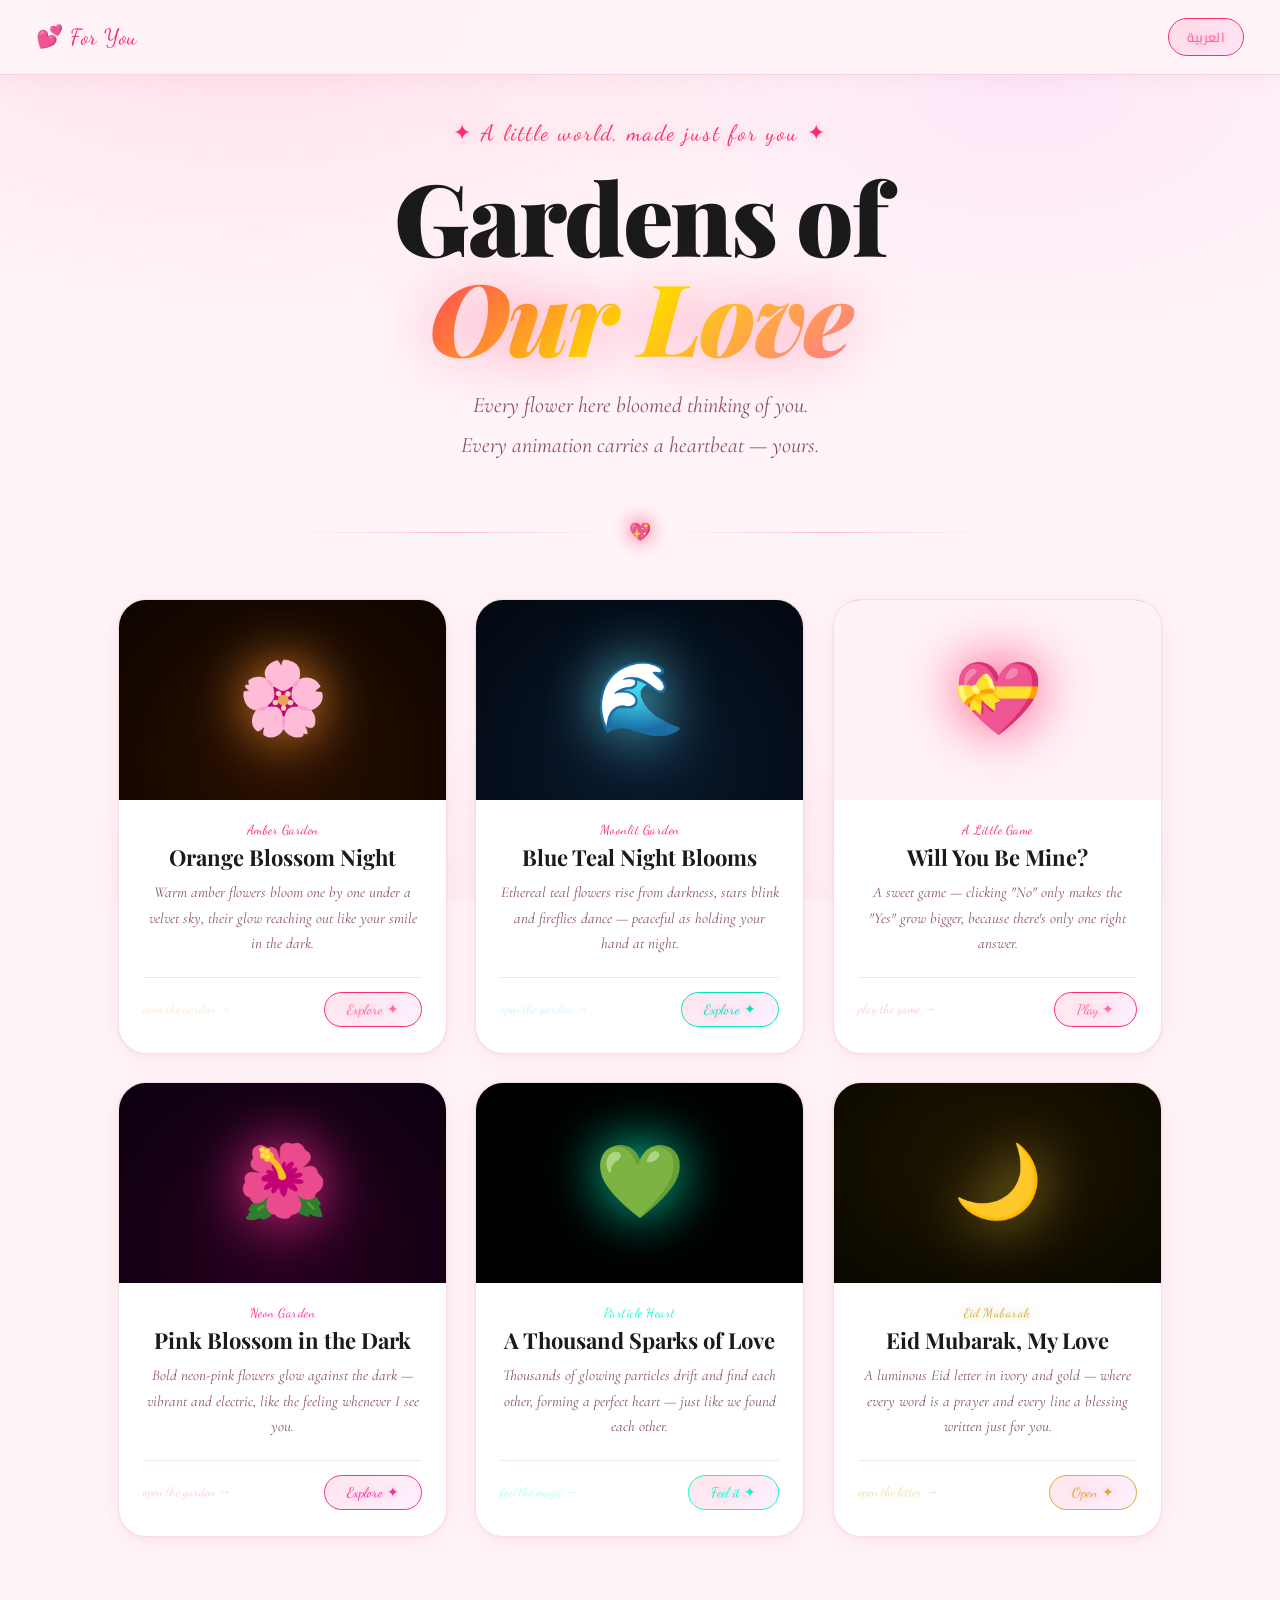
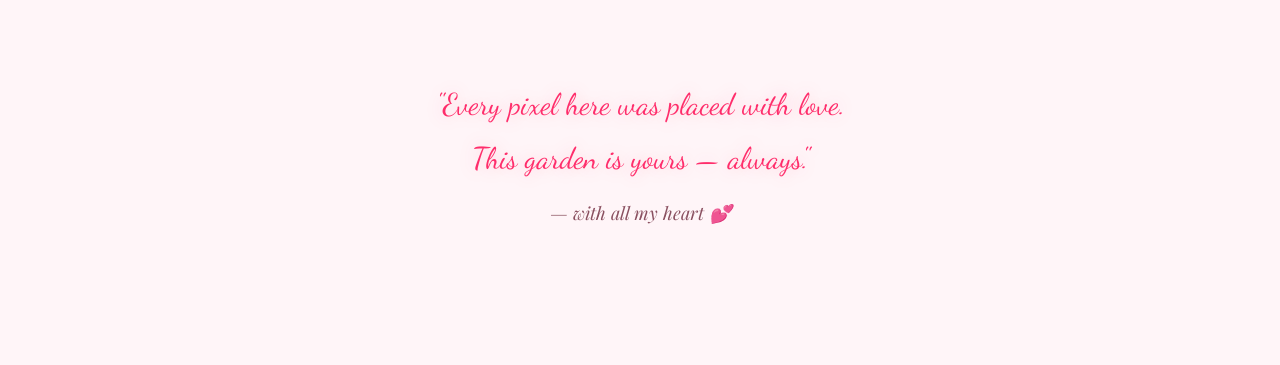
<file: index.html>
<!DOCTYPE html>
<html lang="en">
<head>
  <meta charset="UTF-8"/>
  <meta name="viewport" content="width=device-width, initial-scale=1.0"/>
  <title>For You, My Love 💕</title>
  <link href="https://fonts.googleapis.com/css2?family=Cairo:wght@300;400;500;600;700&family=Playfair+Display:ital,wght@0,400;0,700;0,900;1,400;1,700&family=Cormorant+Garamond:ital,wght@0,300;0,400;1,300;1,400&family=Dancing+Script:wght@500;700&family=Inter:wght@300;400;500&display=swap" rel="stylesheet"/>
  <!-- Styles -->
  <link rel="stylesheet" href="css/main.css"/>
  <link rel="stylesheet" href="css/orange.css"/>
  <link rel="stylesheet" href="css/blue.css"/>
  <link rel="stylesheet" href="css/valentine.css"/>
  <link rel="stylesheet" href="css/pink.css"/>
  <link rel="stylesheet" href="css/heart.css"/>
  <link rel="stylesheet" href="css/eid.css"/>
</head>
<body>

<!-- Floating hearts canvas -->
<canvas id="heartsCanvas"></canvas>

<!-- ═══ NAV ═══ -->
<nav>
  <span class="nav-logo" onclick="goHome()" data-i18n="nav.logo">💕 For You</span>
  <button class="nav-back" id="navBack" onclick="goHome()" data-i18n="nav.back">← back to our garden</button>
  <span class="nav-title" id="navTitle"></span>
  <button class="lang-btn" id="langBtn" onclick="toggleLang()" data-i18n="nav.lang">العربية</button>
</nav>

<!-- ════════════════════════════
     HOME
════════════════════════════ -->
<div class="page active" id="page-home">
  <section class="hero">
    <!-- petal rain -->
    <div class="hero-petals" id="heroPetals"></div>

    <div class="eyebrow" data-i18n="hero.eyebrow">✦ A little world, made just for you ✦</div>

    <h1>
      <span class="line1" data-i18n="hero.line1">Gardens of</span>
      <span class="line2" data-i18n="hero.line2">Our Love</span>
    </h1>

    <p class="hero-sub" data-i18n-html="hero.sub">
      Every flower here bloomed thinking of you.<br/>
      Every animation carries a heartbeat — yours.
    </p>

    <div class="divider">
      <div class="divider-line"></div>
      <span class="divider-heart">💖</span>
      <div class="divider-line"></div>
    </div>

    <!-- Cards are injected here by js/card-loader.js -->
    <div class="projects-grid"></div>

    <div class="love-note">
      <p data-i18n-html="lovenote.p">"Every pixel here was placed with love.<br/>This garden is yours — always."</p>
      <span class="sig" data-i18n="lovenote.sig">— with all my heart 💕</span>
    </div>

  </section>
</div>

<!-- ════════════════════════════
     ORANGE GARDEN
════════════════════════════ -->
<div class="page" id="page-orange">
  <div class="proj-wrap">
    <div class="scene">
      <svg style="width:100%;height:100%" viewBox="0 0 800 500" xmlns="http://www.w3.org/2000/svg">
        <defs>
          <radialGradient id="opg"  cx="50%" cy="60%" r="60%"><stop offset="0%" stop-color="#ffaa00"/><stop offset="100%" stop-color="#cc5500"/></radialGradient>
          <radialGradient id="opg2" cx="50%" cy="60%" r="60%"><stop offset="0%" stop-color="#ffbb22"/><stop offset="100%" stop-color="#dd6600"/></radialGradient>
          <radialGradient id="ocg"  cx="50%" cy="40%" r="60%"><stop offset="0%" stop-color="#ffffcc"/><stop offset="60%" stop-color="#ffee88"/><stop offset="100%" stop-color="#ffcc00"/></radialGradient>
          <radialGradient id="ohalo" cx="50%" cy="50%" r="50%"><stop offset="0%" stop-color="#ffffaa" stop-opacity="0.8"/><stop offset="100%" stop-color="#ffaa00" stop-opacity="0"/></radialGradient>
          <radialGradient id="olg"  cx="50%" cy="30%" r="70%"><stop offset="0%" stop-color="#995500"/><stop offset="100%" stop-color="#552200"/></radialGradient>
          <filter id="osg"><feGaussianBlur stdDeviation="4" result="b"/><feMerge><feMergeNode in="b"/><feMergeNode in="SourceGraphic"/></feMerge></filter>
        </defs>
        <circle cx="100" cy="40" r="1" fill="#fff" opacity="0.4"/><circle cx="200" cy="80" r="1.5" fill="#fff" opacity="0.3"/><circle cx="320" cy="30" r="1" fill="#fff" opacity="0.5"/><circle cx="450" cy="60" r="1" fill="#fff" opacity="0.3"/><circle cx="580" cy="25" r="1.5" fill="#fff" opacity="0.4"/><circle cx="680" cy="70" r="1" fill="#fff" opacity="0.3"/><circle cx="750" cy="45" r="1" fill="#fff" opacity="0.5"/>
        <ellipse cx="400" cy="510" rx="420" ry="30" fill="#1a0800" opacity="0.8"/>
        <g class="flower-group sway"  id="of1" style="transform-origin:130px 500px"><rect x="127" y="310" width="6" height="190" rx="3" fill="#6b3300"/><ellipse cx="118" cy="380" rx="20" ry="8" fill="url(#olg)" transform="rotate(-30,118,380)"/><ellipse cx="142" cy="350" rx="20" ry="8" fill="url(#olg)" transform="rotate(30,142,350)"/><g class="petal" style="transform-origin:130px 310px"><ellipse cx="130" cy="282" rx="13" ry="22" fill="url(#opg)" opacity="0.9"/><ellipse cx="130" cy="282" rx="13" ry="22" fill="url(#opg)" opacity="0.9" transform="rotate(45,130,310)"/><ellipse cx="130" cy="282" rx="13" ry="22" fill="url(#opg)" opacity="0.9" transform="rotate(90,130,310)"/><ellipse cx="130" cy="282" rx="13" ry="22" fill="url(#opg)" opacity="0.9" transform="rotate(135,130,310)"/><ellipse cx="130" cy="282" rx="13" ry="22" fill="url(#opg)" opacity="0.9" transform="rotate(180,130,310)"/><ellipse cx="130" cy="282" rx="13" ry="22" fill="url(#opg)" opacity="0.9" transform="rotate(225,130,310)"/><ellipse cx="130" cy="282" rx="13" ry="22" fill="url(#opg)" opacity="0.9" transform="rotate(270,130,310)"/><ellipse cx="130" cy="282" rx="13" ry="22" fill="url(#opg)" opacity="0.9" transform="rotate(315,130,310)"/></g><circle cx="130" cy="310" r="16" fill="url(#ocg)" filter="url(#osg)"/><circle class="gc" cx="130" cy="310" r="10" fill="#ffffcc" opacity="0.9"/><circle cx="130" cy="310" r="30" fill="url(#ohalo)" opacity="0.5"/></g>
        <g class="flower-group sway2" id="of2" style="transform-origin:215px 500px"><rect x="212" y="330" width="6" height="170" rx="3" fill="#6b3300"/><ellipse cx="203" cy="400" rx="18" ry="7" fill="url(#olg)" transform="rotate(-30,203,400)"/><ellipse cx="227" cy="370" rx="18" ry="7" fill="url(#olg)" transform="rotate(30,227,370)"/><g class="petal" style="transform-origin:215px 330px"><ellipse cx="215" cy="304" rx="12" ry="20" fill="url(#opg)" opacity="0.9"/><ellipse cx="215" cy="304" rx="12" ry="20" fill="url(#opg)" opacity="0.9" transform="rotate(45,215,330)"/><ellipse cx="215" cy="304" rx="12" ry="20" fill="url(#opg)" opacity="0.9" transform="rotate(90,215,330)"/><ellipse cx="215" cy="304" rx="12" ry="20" fill="url(#opg)" opacity="0.9" transform="rotate(135,215,330)"/><ellipse cx="215" cy="304" rx="12" ry="20" fill="url(#opg)" opacity="0.9" transform="rotate(180,215,330)"/><ellipse cx="215" cy="304" rx="12" ry="20" fill="url(#opg)" opacity="0.9" transform="rotate(225,215,330)"/><ellipse cx="215" cy="304" rx="12" ry="20" fill="url(#opg)" opacity="0.9" transform="rotate(270,215,330)"/><ellipse cx="215" cy="304" rx="12" ry="20" fill="url(#opg)" opacity="0.9" transform="rotate(315,215,330)"/></g><circle cx="215" cy="330" r="14" fill="url(#ocg)" filter="url(#osg)"/><circle class="gc" cx="215" cy="330" r="9" fill="#ffffcc" opacity="0.9"/><circle cx="215" cy="330" r="28" fill="url(#ohalo)" opacity="0.5"/></g>
        <g class="flower-group main-bloomed" id="of3" style="transform-origin:370px 500px"><rect x="364" y="280" width="12" height="220" rx="5" fill="#7a3a00"/><ellipse cx="348" cy="370" rx="35" ry="12" fill="url(#olg)" transform="rotate(-25,348,370)"/><ellipse cx="396" cy="340" rx="35" ry="12" fill="url(#olg)" transform="rotate(25,396,340)"/><ellipse cx="348" cy="420" rx="28" ry="10" fill="url(#olg)" transform="rotate(-20,348,420)"/><g class="petal" style="transform-origin:370px 280px"><ellipse cx="370" cy="238" rx="24" ry="38" fill="url(#opg2)" opacity="0.95"/><ellipse cx="370" cy="238" rx="24" ry="38" fill="url(#opg2)" opacity="0.95" transform="rotate(45,370,280)"/><ellipse cx="370" cy="238" rx="24" ry="38" fill="url(#opg2)" opacity="0.95" transform="rotate(90,370,280)"/><ellipse cx="370" cy="238" rx="24" ry="38" fill="url(#opg2)" opacity="0.95" transform="rotate(135,370,280)"/><ellipse cx="370" cy="238" rx="24" ry="38" fill="url(#opg2)" opacity="0.95" transform="rotate(180,370,280)"/><ellipse cx="370" cy="238" rx="24" ry="38" fill="url(#opg2)" opacity="0.95" transform="rotate(225,370,280)"/><ellipse cx="370" cy="238" rx="24" ry="38" fill="url(#opg2)" opacity="0.95" transform="rotate(270,370,280)"/><ellipse cx="370" cy="238" rx="24" ry="38" fill="url(#opg2)" opacity="0.95" transform="rotate(315,370,280)"/></g><circle cx="370" cy="280" r="30" fill="url(#ocg)" filter="url(#osg)"/><circle class="gc" cx="370" cy="280" r="14" fill="#ffffee" opacity="0.95"/><circle cx="370" cy="280" r="55" fill="url(#ohalo)" opacity="0.6"/></g>
        <g class="flower-group sway"  id="of4" style="transform-origin:500px 500px"><rect x="497" y="300" width="8" height="200" rx="3" fill="#6b3300"/><ellipse cx="484" cy="380" rx="28" ry="9" fill="url(#olg)" transform="rotate(-28,484,380)"/><ellipse cx="516" cy="350" rx="28" ry="9" fill="url(#olg)" transform="rotate(28,516,350)"/><g class="petal" style="transform-origin:501px 300px"><ellipse cx="501" cy="272" rx="16" ry="26" fill="url(#opg)" opacity="0.9"/><ellipse cx="501" cy="272" rx="16" ry="26" fill="url(#opg)" opacity="0.9" transform="rotate(45,501,300)"/><ellipse cx="501" cy="272" rx="16" ry="26" fill="url(#opg)" opacity="0.9" transform="rotate(90,501,300)"/><ellipse cx="501" cy="272" rx="16" ry="26" fill="url(#opg)" opacity="0.9" transform="rotate(135,501,300)"/><ellipse cx="501" cy="272" rx="16" ry="26" fill="url(#opg)" opacity="0.9" transform="rotate(180,501,300)"/><ellipse cx="501" cy="272" rx="16" ry="26" fill="url(#opg)" opacity="0.9" transform="rotate(225,501,300)"/><ellipse cx="501" cy="272" rx="16" ry="26" fill="url(#opg)" opacity="0.9" transform="rotate(270,501,300)"/><ellipse cx="501" cy="272" rx="16" ry="26" fill="url(#opg)" opacity="0.9" transform="rotate(315,501,300)"/></g><circle cx="501" cy="300" r="20" fill="url(#ocg)" filter="url(#osg)"/><circle class="gc" cx="501" cy="300" r="12" fill="#ffffcc" opacity="0.9"/><circle cx="501" cy="300" r="38" fill="url(#ohalo)" opacity="0.55"/></g>
        <g class="flower-group sway2" id="of5" style="transform-origin:620px 500px"><rect x="617" y="320" width="6" height="180" rx="3" fill="#6b3300"/><ellipse cx="605" cy="390" rx="22" ry="8" fill="url(#olg)" transform="rotate(-28,605,390)"/><ellipse cx="635" cy="365" rx="22" ry="8" fill="url(#olg)" transform="rotate(28,635,365)"/><g class="petal" style="transform-origin:620px 320px"><ellipse cx="620" cy="293" rx="14" ry="23" fill="url(#opg)" opacity="0.9"/><ellipse cx="620" cy="293" rx="14" ry="23" fill="url(#opg)" opacity="0.9" transform="rotate(45,620,320)"/><ellipse cx="620" cy="293" rx="14" ry="23" fill="url(#opg)" opacity="0.9" transform="rotate(90,620,320)"/><ellipse cx="620" cy="293" rx="14" ry="23" fill="url(#opg)" opacity="0.9" transform="rotate(135,620,320)"/><ellipse cx="620" cy="293" rx="14" ry="23" fill="url(#opg)" opacity="0.9" transform="rotate(180,620,320)"/><ellipse cx="620" cy="293" rx="14" ry="23" fill="url(#opg)" opacity="0.9" transform="rotate(225,620,320)"/><ellipse cx="620" cy="293" rx="14" ry="23" fill="url(#opg)" opacity="0.9" transform="rotate(270,620,320)"/><ellipse cx="620" cy="293" rx="14" ry="23" fill="url(#opg)" opacity="0.9" transform="rotate(315,620,320)"/></g><circle cx="620" cy="320" r="17" fill="url(#ocg)" filter="url(#osg)"/><circle class="gc" cx="620" cy="320" r="10" fill="#ffffcc" opacity="0.9"/><circle cx="620" cy="320" r="32" fill="url(#ohalo)" opacity="0.5"/></g>
        <g opacity="0.4"><rect x="310" y="260" width="4" height="240" rx="2" fill="#5a2800"/><ellipse cx="310" cy="258" rx="5" ry="8" fill="#883300"/></g>
        <g opacity="0.35"><rect x="445" y="250" width="4" height="250" rx="2" fill="#5a2800"/><ellipse cx="445" cy="248" rx="5" ry="8" fill="#883300"/></g>
        <circle class="particle" cx="155" cy="300" r="2" fill="#ffaa00" style="animation-duration:3s;animation-delay:2s"/>
        <circle class="particle" cx="370" cy="250" r="3" fill="#ffcc44" style="animation-duration:4s;animation-delay:3s"/>
        <circle class="particle" cx="500" cy="270" r="2" fill="#ffaa00" style="animation-duration:3.5s;animation-delay:4s"/>
      </svg>
    </div>
  </div>
</div>

<!-- ════════════════════════════
     BLUE GARDEN
════════════════════════════ -->
<div class="page" id="page-blue">
  <div class="proj-wrap">
    <div class="scene" id="blue-scene">
      <div class="firefly" style="width:4px;height:4px;top:35%;left:20%;--dx:30px;--dy:-40px;animation-duration:4s;animation-delay:2s;opacity:0"></div>
      <div class="firefly" style="width:3px;height:3px;top:30%;left:55%;--dx:-20px;--dy:-30px;animation-duration:5s;animation-delay:3.5s;opacity:0"></div>
      <div class="firefly" style="width:4px;height:4px;top:28%;left:72%;--dx:15px;--dy:-50px;animation-duration:4.5s;animation-delay:5s;opacity:0"></div>
      <div class="grass" style="left:5%;height:80px;transform:rotate(-8deg)"></div>
      <div class="grass" style="left:7%;height:100px;transform:rotate(-5deg)"></div>
      <div class="grass" style="left:9%;height:65px;transform:rotate(-12deg)"></div>
      <div class="grass" style="left:11%;height:90px;transform:rotate(-3deg)"></div>
      <div class="grass" style="right:5%;height:80px;transform:rotate(8deg)"></div>
      <div class="grass" style="right:7%;height:100px;transform:rotate(5deg)"></div>
      <div class="grass" style="right:9%;height:65px;transform:rotate(12deg)"></div>
      <div class="grass" style="right:11%;height:90px;transform:rotate(3deg)"></div>
      <div class="ground"></div>
      <svg style="position:absolute;bottom:0;left:0;width:100%;height:100%" viewBox="0 0 800 520" xmlns="http://www.w3.org/2000/svg">
        <defs>
          <radialGradient id="bpg"  cx="50%" cy="60%" r="60%"><stop offset="0%" stop-color="#5dd4e8"/><stop offset="100%" stop-color="#0d6a85"/></radialGradient>
          <radialGradient id="bpg2" cx="50%" cy="60%" r="60%"><stop offset="0%" stop-color="#7ae8f5"/><stop offset="100%" stop-color="#1590b0"/></radialGradient>
          <radialGradient id="bcg"  cx="50%" cy="40%" r="60%"><stop offset="0%" stop-color="#ffffff"/><stop offset="50%" stop-color="#ffffaa"/><stop offset="100%" stop-color="#ffdd00"/></radialGradient>
          <radialGradient id="bhalo" cx="50%" cy="50%" r="50%"><stop offset="0%" stop-color="#aaf0ff" stop-opacity="0.5"/><stop offset="100%" stop-color="#0090b0" stop-opacity="0"/></radialGradient>
          <radialGradient id="bstem" cx="50%" cy="50%" r="50%"><stop offset="0%" stop-color="#1a6a50"/><stop offset="100%" stop-color="#0a3a28"/></radialGradient>
          <radialGradient id="bleaf" cx="30%" cy="30%" r="70%"><stop offset="0%" stop-color="#1e8060"/><stop offset="100%" stop-color="#094530"/></radialGradient>
          <filter id="bblur"><feGaussianBlur stdDeviation="5"/></filter>
        </defs>
        <g class="bl-sway2 fl-group" id="bfl1" style="transform-origin:220px 460px">
          <rect x="217" y="290" width="6" height="170" rx="3" fill="url(#bstem)"/>
          <ellipse cx="208" cy="360" rx="22" ry="7" fill="url(#bleaf)" transform="rotate(-30 208 360)"/>
          <ellipse cx="232" cy="330" rx="22" ry="7" fill="url(#bleaf)" transform="rotate(30 232 330)"/>
          <g style="transform-origin:220px 290px"><ellipse cx="220" cy="263" rx="13" ry="22" fill="url(#bpg)" opacity="0.88"/><ellipse cx="220" cy="263" rx="13" ry="22" fill="url(#bpg)" opacity="0.88" transform="rotate(45 220 290)"/><ellipse cx="220" cy="263" rx="13" ry="22" fill="url(#bpg)" opacity="0.88" transform="rotate(90 220 290)"/><ellipse cx="220" cy="263" rx="13" ry="22" fill="url(#bpg)" opacity="0.88" transform="rotate(135 220 290)"/><ellipse cx="220" cy="263" rx="13" ry="22" fill="url(#bpg)" opacity="0.88" transform="rotate(180 220 290)"/><ellipse cx="220" cy="263" rx="13" ry="22" fill="url(#bpg)" opacity="0.88" transform="rotate(225 220 290)"/><ellipse cx="220" cy="263" rx="13" ry="22" fill="url(#bpg)" opacity="0.88" transform="rotate(270 220 290)"/><ellipse cx="220" cy="263" rx="13" ry="22" fill="url(#bpg)" opacity="0.88" transform="rotate(315 220 290)"/></g>
          <circle cx="220" cy="290" r="28" fill="url(#bhalo)" filter="url(#bblur)"/><circle cx="220" cy="290" r="16" fill="url(#bcg)"/><circle class="gp" cx="220" cy="290" r="10" fill="white" opacity="0.9"/>
        </g>
        <g class="bl-sway fl-group" id="bfl2" style="transform-origin:390px 460px">
          <rect x="386" y="240" width="8" height="220" rx="4" fill="url(#bstem)"/>
          <ellipse cx="374" cy="320" rx="30" ry="10" fill="url(#bleaf)" transform="rotate(-28 374 320)"/>
          <ellipse cx="408" cy="290" rx="30" ry="10" fill="url(#bleaf)" transform="rotate(28 408 290)"/>
          <ellipse cx="370" cy="380" rx="26" ry="9"  fill="url(#bleaf)" transform="rotate(-22 370 380)"/>
          <g style="transform-origin:390px 240px"><ellipse cx="390" cy="208" rx="20" ry="32" fill="url(#bpg2)" opacity="0.92"/><ellipse cx="390" cy="208" rx="20" ry="32" fill="url(#bpg2)" opacity="0.92" transform="rotate(45 390 240)"/><ellipse cx="390" cy="208" rx="20" ry="32" fill="url(#bpg2)" opacity="0.92" transform="rotate(90 390 240)"/><ellipse cx="390" cy="208" rx="20" ry="32" fill="url(#bpg2)" opacity="0.92" transform="rotate(135 390 240)"/><ellipse cx="390" cy="208" rx="20" ry="32" fill="url(#bpg2)" opacity="0.92" transform="rotate(180 390 240)"/><ellipse cx="390" cy="208" rx="20" ry="32" fill="url(#bpg2)" opacity="0.92" transform="rotate(225 390 240)"/><ellipse cx="390" cy="208" rx="20" ry="32" fill="url(#bpg2)" opacity="0.92" transform="rotate(270 390 240)"/><ellipse cx="390" cy="208" rx="20" ry="32" fill="url(#bpg2)" opacity="0.92" transform="rotate(315 390 240)"/></g>
          <circle cx="390" cy="240" r="42" fill="url(#bhalo)" filter="url(#bblur)"/><circle cx="390" cy="240" r="24" fill="url(#bcg)"/><circle class="gp" cx="390" cy="240" r="14" fill="white" opacity="0.95"/>
        </g>
        <g class="bl-sway2 fl-group" id="bfl3" style="transform-origin:555px 460px">
          <rect x="552" y="270" width="6" height="190" rx="3" fill="url(#bstem)"/>
          <ellipse cx="540" cy="345" rx="26" ry="9" fill="url(#bleaf)" transform="rotate(-25 540 345)"/>
          <ellipse cx="568" cy="315" rx="26" ry="9" fill="url(#bleaf)" transform="rotate(25 568 315)"/>
          <g style="transform-origin:555px 270px"><ellipse cx="555" cy="244" rx="15" ry="24" fill="url(#bpg)" opacity="0.9"/><ellipse cx="555" cy="244" rx="15" ry="24" fill="url(#bpg)" opacity="0.9" transform="rotate(45 555 270)"/><ellipse cx="555" cy="244" rx="15" ry="24" fill="url(#bpg)" opacity="0.9" transform="rotate(90 555 270)"/><ellipse cx="555" cy="244" rx="15" ry="24" fill="url(#bpg)" opacity="0.9" transform="rotate(135 555 270)"/><ellipse cx="555" cy="244" rx="15" ry="24" fill="url(#bpg)" opacity="0.9" transform="rotate(180 555 270)"/><ellipse cx="555" cy="244" rx="15" ry="24" fill="url(#bpg)" opacity="0.9" transform="rotate(225 555 270)"/><ellipse cx="555" cy="244" rx="15" ry="24" fill="url(#bpg)" opacity="0.9" transform="rotate(270 555 270)"/><ellipse cx="555" cy="244" rx="15" ry="24" fill="url(#bpg)" opacity="0.9" transform="rotate(315 555 270)"/></g>
          <circle cx="555" cy="270" r="34" fill="url(#bhalo)" filter="url(#bblur)"/><circle cx="555" cy="270" r="18" fill="url(#bcg)"/><circle class="gp" cx="555" cy="270" r="11" fill="white" opacity="0.9"/>
        </g>
        <g opacity="0.7"><ellipse cx="390" cy="465" rx="120" ry="30" fill="#073520"/><ellipse cx="330" cy="468" rx="70" ry="22" fill="#0a4528"/><ellipse cx="450" cy="468" rx="70" ry="22" fill="#0a4528"/></g>
      </svg>
    </div>
  </div>
</div>

<!-- ════════════════════════════
     VALENTINE
════════════════════════════ -->
<div class="page" id="page-valentine">
  <div class="proj-wrap">
    <div class="vwrap">
      <div class="card-v" id="vcard">
        <div class="bear-area">
          <span class="bear" id="vbear">🐻</span>
          <div class="hearts-c" id="vhearts"></div>
        </div>
        <div class="question" data-i18n="valentine.question">Will you be my Valentine?</div>
        <div class="btns">
          <button class="yes-btn" id="vyesBtn" onclick="vYes()" data-i18n="valentine.yes">Yes 💖</button>
          <button class="no-btn"  id="vnoBtn"  onclick="vNo()" data-i18n="valentine.no">No</button>
        </div>
      </div>
      <div class="yes-screen" id="vyesScreen">
        <div style="position:relative">
          <span class="big-bear">🐻</span>
          <div class="hearts-c" id="vwinHearts"></div>
        </div>
        <div class="win-h2" data-i18n="valentine.win.h2">Yay! I knew it! 💖</div>
        <div class="win-p" data-i18n="valentine.win.p">You made the bear very happy!</div>
      </div>
    </div>
  </div>
</div>

<!-- ════════════════════════════
     PINK GARDEN
════════════════════════════ -->
<div class="page" id="page-pink">
  <div class="proj-wrap">
    <div class="scene">
      <svg style="width:100%;height:100%;position:absolute;top:0;left:0" viewBox="0 0 800 540" xmlns="http://www.w3.org/2000/svg">
        <defs>
          <radialGradient id="ppg"  cx="50%" cy="60%" r="60%"><stop offset="0%" stop-color="#ff6ec7"/><stop offset="100%" stop-color="#aa0066"/></radialGradient>
          <radialGradient id="ppg2" cx="50%" cy="60%" r="60%"><stop offset="0%" stop-color="#ff44bb"/><stop offset="100%" stop-color="#cc0088"/></radialGradient>
          <radialGradient id="pcg"  cx="50%" cy="40%" r="60%"><stop offset="0%" stop-color="#ffffff"/><stop offset="50%" stop-color="#ffddff"/><stop offset="100%" stop-color="#ff88ff"/></radialGradient>
          <radialGradient id="phalo" cx="50%" cy="50%" r="50%"><stop offset="0%" stop-color="#ff44cc" stop-opacity="0.7"/><stop offset="100%" stop-color="#cc0066" stop-opacity="0"/></radialGradient>
          <radialGradient id="pstem" cx="50%" cy="50%" r="50%"><stop offset="0%" stop-color="#cc44aa"/><stop offset="100%" stop-color="#660033"/></radialGradient>
          <radialGradient id="pleaf" cx="30%" cy="30%" r="70%"><stop offset="0%" stop-color="#cc44aa"/><stop offset="100%" stop-color="#550022"/></radialGradient>
          <filter id="pglow"><feGaussianBlur stdDeviation="5" result="b"/><feMerge><feMergeNode in="b"/><feMergeNode in="SourceGraphic"/></feMerge></filter>
          <filter id="pglow2"><feGaussianBlur stdDeviation="10" result="b"/><feMerge><feMergeNode in="b"/><feMergeNode in="SourceGraphic"/></feMerge></filter>
        </defs>
        <circle cx="80" cy="30" r="1" fill="#ffaaff" opacity="0.5"/><circle cx="180" cy="60" r="1.5" fill="#ffaaff" opacity="0.35"/><circle cx="300" cy="20" r="1" fill="#ffaaff" opacity="0.5"/><circle cx="500" cy="45" r="1.5" fill="#ffaaff" opacity="0.3"/><circle cx="650" cy="25" r="1" fill="#ffaaff" opacity="0.5"/><circle cx="740" cy="55" r="1" fill="#ffaaff" opacity="0.35"/><circle cx="420" cy="70" r="1" fill="#ffaaff" opacity="0.4"/>
        <ellipse cx="400" cy="545" rx="420" ry="30" fill="#330011" opacity="0.9"/>
        <g class="pk-group pk-sway" id="pf1" style="transform-origin:160px 540px">
          <rect x="157" y="330" width="6" height="210" rx="3" fill="url(#pstem)" filter="url(#pglow)"/>
          <ellipse cx="148" cy="400" rx="22" ry="8" fill="url(#pleaf)" transform="rotate(-30,148,400)"/>
          <ellipse cx="172" cy="368" rx="22" ry="8" fill="url(#pleaf)" transform="rotate(30,172,368)"/>
          <g class="pk-petal" style="transform-origin:160px 330px"><ellipse cx="160" cy="302" rx="14" ry="23" fill="url(#ppg)" opacity="0.92"/><ellipse cx="160" cy="302" rx="14" ry="23" fill="url(#ppg)" opacity="0.92" transform="rotate(45,160,330)"/><ellipse cx="160" cy="302" rx="14" ry="23" fill="url(#ppg)" opacity="0.92" transform="rotate(90,160,330)"/><ellipse cx="160" cy="302" rx="14" ry="23" fill="url(#ppg)" opacity="0.92" transform="rotate(135,160,330)"/><ellipse cx="160" cy="302" rx="14" ry="23" fill="url(#ppg)" opacity="0.92" transform="rotate(180,160,330)"/><ellipse cx="160" cy="302" rx="14" ry="23" fill="url(#ppg)" opacity="0.92" transform="rotate(225,160,330)"/><ellipse cx="160" cy="302" rx="14" ry="23" fill="url(#ppg)" opacity="0.92" transform="rotate(270,160,330)"/><ellipse cx="160" cy="302" rx="14" ry="23" fill="url(#ppg)" opacity="0.92" transform="rotate(315,160,330)"/></g>
          <circle cx="160" cy="330" r="36" fill="url(#phalo)" filter="url(#pglow2)"/>
          <circle cx="160" cy="330" r="18" fill="url(#pcg)" filter="url(#pglow)"/>
          <circle class="pk-gc" cx="160" cy="330" r="10" fill="white" opacity="0.95"/>
        </g>
        <g class="pk-group pk-sway2" id="pf2" style="transform-origin:390px 540px">
          <rect x="385" y="270" width="10" height="270" rx="4" fill="url(#pstem)" filter="url(#pglow)"/>
          <ellipse cx="370" cy="360" rx="34" ry="11" fill="url(#pleaf)" transform="rotate(-26,370,360)"/>
          <ellipse cx="412" cy="330" rx="34" ry="11" fill="url(#pleaf)" transform="rotate(26,412,330)"/>
          <ellipse cx="368" cy="420" rx="28" ry="9"  fill="url(#pleaf)" transform="rotate(-20,368,420)"/>
          <ellipse cx="416" cy="400" rx="26" ry="9"  fill="url(#pleaf)" transform="rotate(20,416,400)"/>
          <g class="pk-petal" style="transform-origin:390px 270px"><ellipse cx="390" cy="232" rx="22" ry="36" fill="url(#ppg2)" opacity="0.95"/><ellipse cx="390" cy="232" rx="22" ry="36" fill="url(#ppg2)" opacity="0.95" transform="rotate(45,390,270)"/><ellipse cx="390" cy="232" rx="22" ry="36" fill="url(#ppg2)" opacity="0.95" transform="rotate(90,390,270)"/><ellipse cx="390" cy="232" rx="22" ry="36" fill="url(#ppg2)" opacity="0.95" transform="rotate(135,390,270)"/><ellipse cx="390" cy="232" rx="22" ry="36" fill="url(#ppg2)" opacity="0.95" transform="rotate(180,390,270)"/><ellipse cx="390" cy="232" rx="22" ry="36" fill="url(#ppg2)" opacity="0.95" transform="rotate(225,390,270)"/><ellipse cx="390" cy="232" rx="22" ry="36" fill="url(#ppg2)" opacity="0.95" transform="rotate(270,390,270)"/><ellipse cx="390" cy="232" rx="22" ry="36" fill="url(#ppg2)" opacity="0.95" transform="rotate(315,390,270)"/></g>
          <circle cx="390" cy="270" r="60" fill="url(#phalo)" filter="url(#pglow2)"/>
          <circle cx="390" cy="270" r="28" fill="url(#pcg)" filter="url(#pglow)"/>
          <circle class="pk-gc" cx="390" cy="270" r="15" fill="white" opacity="0.98"/>
        </g>
        <g class="pk-group pk-sway" id="pf3" style="transform-origin:590px 540px">
          <rect x="587" y="300" width="7" height="240" rx="3" fill="url(#pstem)" filter="url(#pglow)"/>
          <ellipse cx="576" cy="374" rx="27" ry="9" fill="url(#pleaf)" transform="rotate(-27,576,374)"/>
          <ellipse cx="604" cy="345" rx="27" ry="9" fill="url(#pleaf)" transform="rotate(27,604,345)"/>
          <g class="pk-petal" style="transform-origin:590px 300px"><ellipse cx="590" cy="272" rx="17" ry="26" fill="url(#ppg)" opacity="0.92"/><ellipse cx="590" cy="272" rx="17" ry="26" fill="url(#ppg)" opacity="0.92" transform="rotate(45,590,300)"/><ellipse cx="590" cy="272" rx="17" ry="26" fill="url(#ppg)" opacity="0.92" transform="rotate(90,590,300)"/><ellipse cx="590" cy="272" rx="17" ry="26" fill="url(#ppg)" opacity="0.92" transform="rotate(135,590,300)"/><ellipse cx="590" cy="272" rx="17" ry="26" fill="url(#ppg)" opacity="0.92" transform="rotate(180,590,300)"/><ellipse cx="590" cy="272" rx="17" ry="26" fill="url(#ppg)" opacity="0.92" transform="rotate(225,590,300)"/><ellipse cx="590" cy="272" rx="17" ry="26" fill="url(#ppg)" opacity="0.92" transform="rotate(270,590,300)"/><ellipse cx="590" cy="272" rx="17" ry="26" fill="url(#ppg)" opacity="0.92" transform="rotate(315,590,300)"/></g>
          <circle cx="590" cy="300" r="44" fill="url(#phalo)" filter="url(#pglow2)"/>
          <circle cx="590" cy="300" r="21" fill="url(#pcg)" filter="url(#pglow)"/>
          <circle class="pk-gc" cx="590" cy="300" r="12" fill="white" opacity="0.95"/>
        </g>
        <circle class="pk-particle" cx="200" cy="290" r="2.5" fill="#ffee00" style="animation-duration:3.2s;animation-delay:1.5s"/>
        <circle class="pk-particle" cx="390" cy="240" r="3"   fill="#ffcc00" style="animation-duration:4.1s;animation-delay:2.5s"/>
        <circle class="pk-particle" cx="580" cy="270" r="2.5" fill="#ffee00" style="animation-duration:3.6s;animation-delay:3.5s"/>
        <circle class="pk-particle" cx="300" cy="310" r="2"   fill="#ff88ff" style="animation-duration:2.8s;animation-delay:4s"/>
        <circle class="pk-particle" cx="480" cy="260" r="2"   fill="#ff88ff" style="animation-duration:3.4s;animation-delay:5s"/>
      </svg>
      <div class="pk-grass s1" style="left:4%;height:110px"></div>
      <div class="pk-grass s2" style="left:6%;height:140px"></div>
      <div class="pk-grass s1" style="left:8%;height:90px"></div>
      <div class="pk-grass s2" style="left:10%;height:125px"></div>
      <div class="pk-grass s1" style="left:12%;height:75px"></div>
      <div class="pk-grass s2" style="right:4%;height:110px"></div>
      <div class="pk-grass s1" style="right:6%;height:140px"></div>
      <div class="pk-grass s2" style="right:8%;height:90px"></div>
      <div class="pk-grass s1" style="right:10%;height:125px"></div>
      <div class="pk-grass s2" style="right:12%;height:80px"></div>
      <div class="pk-firefly" style="width:5px;height:5px;top:38%;left:22%;--dx:40px;--dy:-50px;animation-duration:4.2s;animation-delay:1s;background:#ffee00;box-shadow:0 0 8px #ffee00;opacity:0"></div>
      <div class="pk-firefly" style="width:4px;height:4px;top:32%;left:60%;--dx:-30px;--dy:-40px;animation-duration:5.1s;animation-delay:2.5s;background:#ffee00;box-shadow:0 0 6px #ffee00;opacity:0"></div>
      <div class="pk-firefly" style="width:5px;height:5px;top:28%;left:75%;--dx:20px;--dy:-55px;animation-duration:3.8s;animation-delay:4s;background:#ff88ff;box-shadow:0 0 8px #ff88ff;opacity:0"></div>
    </div>
  </div>
</div>

<!-- ════════════════════════════
     HEART ANIMATION
════════════════════════════ -->
<div class="page" id="page-heart">
  <div class="proj-wrap">
    <div class="hwrap">
      <canvas id="heartCanvas"></canvas>
      <div class="h-controls">
        <button class="h-btn active" id="hbtn-green"  onclick="setHeartColor('green')"  data-i18n="heart.btn.green">Emerald</button>
        <button class="h-btn"        id="hbtn-purple" onclick="setHeartColor('purple')" data-i18n="heart.btn.purple">Violet</button>
        <button class="h-btn"        id="hbtn-cyan"   onclick="setHeartColor('cyan')"   data-i18n="heart.btn.cyan">Sapphire</button>
        <button class="h-btn"        id="hbtn-red"    onclick="setHeartColor('red')"    data-i18n="heart.btn.red">Rose</button>
      </div>
    </div>
  </div>
</div>

<!-- ════════════════════════════
     EID MUBARAK
════════════════════════════ -->
<div class="page" id="page-eid">
  <div class="proj-wrap">
    <div class="eid-wrap">

      <article class="eid-card" id="eidCard">

        <!-- Arch Top -->
        <div class="eid-arch-top" aria-hidden="true">
          <svg viewBox="0 0 580 115" xmlns="http://www.w3.org/2000/svg" preserveAspectRatio="xMidYMid meet">
            <defs>
              <linearGradient id="eagH" x1="0%" y1="0%" x2="100%" y2="0%">
                <stop offset="0%"   stop-color="#D4AF37" stop-opacity="0"/>
                <stop offset="30%"  stop-color="#D4AF37" stop-opacity="0.7"/>
                <stop offset="50%"  stop-color="#E8CE6A" stop-opacity="1"/>
                <stop offset="70%"  stop-color="#D4AF37" stop-opacity="0.7"/>
                <stop offset="100%" stop-color="#D4AF37" stop-opacity="0"/>
              </linearGradient>
              <linearGradient id="eagV" x1="0%" y1="0%" x2="0%" y2="100%">
                <stop offset="0%"   stop-color="#E8CE6A" stop-opacity="0.9"/>
                <stop offset="100%" stop-color="#D4AF37" stop-opacity="0.25"/>
              </linearGradient>
            </defs>
            <line x1="0" y1="2" x2="580" y2="2" stroke="url(#eagH)" stroke-width="1.5"/>
            <line x1="0" y1="8" x2="580" y2="8" stroke="url(#eagH)" stroke-width="0.5" opacity="0.4"/>
            <path d="M 40,115 L 40,58 Q 40,18 80,18 Q 120,18 120,58 L 120,115" fill="none" stroke="url(#eagV)" stroke-width="1" opacity="0.6"/>
            <path d="M 540,115 L 540,58 Q 540,18 500,18 Q 460,18 460,58 L 460,115" fill="none" stroke="url(#eagV)" stroke-width="1" opacity="0.6"/>
            <path d="M 200,115 L 200,70 Q 200,26 290,26 Q 380,26 380,70 L 380,115" fill="none" stroke="url(#eagV)" stroke-width="1.5" opacity="0.85"/>
            <path d="M 230,115 L 230,78 Q 230,48 290,48 Q 350,48 350,78 L 350,115" fill="none" stroke="#D4AF37" stroke-width="0.75" opacity="0.38"/>
            <rect x="17" y="0" width="8" height="8" fill="#D4AF37" opacity="0.6" transform="rotate(45 21 4)"/>
            <rect x="555" y="0" width="8" height="8" fill="#D4AF37" opacity="0.6" transform="rotate(45 559 4)"/>
            <rect x="287" y="20" width="6" height="6" fill="#E8CE6A" opacity="0.9" transform="rotate(45 290 23)"/>
            <circle cx="290" cy="26" r="2" fill="#E8CE6A" opacity="0.8"/>
            <circle cx="80"  cy="18" r="1.5" fill="#D4AF37" opacity="0.6"/>
            <circle cx="500" cy="18" r="1.5" fill="#D4AF37" opacity="0.6"/>
          </svg>
        </div>

        <!-- Card Body -->
        <div class="eid-card-body">

          <!-- Crescent Moon -->
          <div class="eid-moon" aria-hidden="true">
            <svg width="52" height="52" viewBox="0 0 56 56" xmlns="http://www.w3.org/2000/svg">
              <defs>
                <linearGradient id="emg" x1="20%" y1="10%" x2="80%" y2="90%">
                  <stop offset="0%"   stop-color="#E8CE6A"/>
                  <stop offset="50%"  stop-color="#D4AF37"/>
                  <stop offset="100%" stop-color="#B8961E"/>
                </linearGradient>
              </defs>
              <path d="M 28,6 A 22,22 0 1,1 28,50 A 14,14 0 1,0 28,6 Z"
                    fill="url(#emg)" stroke="#D4AF37" stroke-width="0.5" opacity="0.95"/>
              <polygon points="46,14 47.5,18.5 52,18.5 48.5,21.5 50,26 46,23 42,26 43.5,21.5 40,18.5 44.5,18.5"
                       fill="#E8CE6A" opacity="0.85" transform="scale(0.6) translate(28,-2)"/>
            </svg>
          </div>

          <!-- Heading -->
          <h2 class="eid-heading" data-i18n-html="eid.heading">
            Eid Mubarak,<br/><em>My Love</em>
          </h2>
          <p class="eid-sub" data-i18n-html="eid.sub">عيد سعيد &nbsp;·&nbsp; With All My Heart</p>

          <!-- Gold rule -->
          <div class="eid-rule" aria-hidden="true">
            <div class="eid-rule-line"></div>
            <div class="eid-rule-diamond"></div>
            <div class="eid-rule-line"></div>
          </div>

          <div class="eid-body">
            <p class="eid-salutation" data-i18n="eid.salutation">My dearest,</p>

            <p class="eid-p" data-i18n="eid.p1">
              On this blessed Eid, the only thought in my heart is you.
              Every prayer I offer carries your name within it — quietly,
              tenderly, the way the moon rises each night without needing
              to announce itself.
            </p>

            <p class="eid-p" data-i18n="eid.p2">
              You make every celebration feel fuller, every moment of
              gratitude deeper. Having you in my life is the greatest
              gift I could ever ask for — and on a day meant for joy,
              I can think of no greater joy than you.
            </p>

            <p class="eid-p" data-i18n="eid.p3">
              May this Eid bring softness to everything around you.
              May the things that worry you quiet down, and may every
              beautiful thing you deserve find its way gently to you.
            </p>

            <p class="eid-p" data-i18n="eid.p4">
              I love you — in this season and every season after.
            </p>

            <div class="eid-sig">
              <div class="eid-sig-label" data-i18n="eid.sig.label">With love, always</div>
              <div class="eid-sig-name" data-i18n="eid.sig.name">Yours, forever</div>
            </div>
          </div>

        </div><!-- end eid-card-body -->

        <!-- Arch Bottom -->
        <div class="eid-arch-bottom" aria-hidden="true">
          <svg viewBox="0 0 580 115" xmlns="http://www.w3.org/2000/svg" preserveAspectRatio="xMidYMid meet"
               style="transform:scaleY(-1)">
            <defs>
              <linearGradient id="eagHB" x1="0%" y1="0%" x2="100%" y2="0%">
                <stop offset="0%"   stop-color="#D4AF37" stop-opacity="0"/>
                <stop offset="30%"  stop-color="#D4AF37" stop-opacity="0.7"/>
                <stop offset="50%"  stop-color="#E8CE6A" stop-opacity="1"/>
                <stop offset="70%"  stop-color="#D4AF37" stop-opacity="0.7"/>
                <stop offset="100%" stop-color="#D4AF37" stop-opacity="0"/>
              </linearGradient>
              <linearGradient id="eagVB" x1="0%" y1="0%" x2="0%" y2="100%">
                <stop offset="0%"   stop-color="#E8CE6A" stop-opacity="0.9"/>
                <stop offset="100%" stop-color="#D4AF37" stop-opacity="0.25"/>
              </linearGradient>
            </defs>
            <line x1="0" y1="2" x2="580" y2="2" stroke="url(#eagHB)" stroke-width="1.5"/>
            <line x1="0" y1="8" x2="580" y2="8" stroke="url(#eagHB)" stroke-width="0.5" opacity="0.4"/>
            <path d="M 40,115 L 40,58 Q 40,18 80,18 Q 120,18 120,58 L 120,115" fill="none" stroke="url(#eagVB)" stroke-width="1" opacity="0.6"/>
            <path d="M 540,115 L 540,58 Q 540,18 500,18 Q 460,18 460,58 L 460,115" fill="none" stroke="url(#eagVB)" stroke-width="1" opacity="0.6"/>
            <path d="M 200,115 L 200,70 Q 200,26 290,26 Q 380,26 380,70 L 380,115" fill="none" stroke="url(#eagVB)" stroke-width="1.5" opacity="0.85"/>
            <path d="M 230,115 L 230,78 Q 230,48 290,48 Q 350,48 350,78 L 350,115" fill="none" stroke="#D4AF37" stroke-width="0.75" opacity="0.38"/>
            <rect x="17" y="0" width="8" height="8" fill="#D4AF37" opacity="0.6" transform="rotate(45 21 4)"/>
            <rect x="555" y="0" width="8" height="8" fill="#D4AF37" opacity="0.6" transform="rotate(45 559 4)"/>
            <rect x="287" y="20" width="6" height="6" fill="#E8CE6A" opacity="0.9" transform="rotate(45 290 23)"/>
            <circle cx="290" cy="26" r="2" fill="#E8CE6A" opacity="0.8"/>
            <circle cx="80"  cy="18" r="1.5" fill="#D4AF37" opacity="0.6"/>
            <circle cx="500" cy="18" r="1.5" fill="#D4AF37" opacity="0.6"/>
          </svg>
        </div>

      </article><!-- end eid-card -->

      <p class="eid-footer-line" data-i18n-html="eid.footer">Wishing you light, peace, and all things beautiful &nbsp;✦</p>

    </div><!-- end eid-wrap -->
  </div><!-- end proj-wrap -->
</div><!-- end page-eid -->


  <!-- Data (must load before router) -->
  <script src="js/data.js"></script>
  <!-- Internationalisation (must load after data.js) -->
  <script src="js/i18n.js"></script>
  <!-- Per-page scripts (must load before router calls their init fns) -->
  <script src="js/orange.js"></script>
  <script src="js/blue.js"></script>
  <script src="js/valentine.js"></script>
  <script src="js/pink.js"></script>
  <script src="js/heart-canvas.js"></script>
  <script src="js/eid.js"></script>
  <!-- Core UI -->
  <script src="js/router.js"></script>
  <script src="js/hearts.js"></script>
  <!-- Card loader: fetches cards/ fragments and injects them into .projects-grid -->
  <script src="js/card-loader.js"></script>
</body>
</html>
</file>
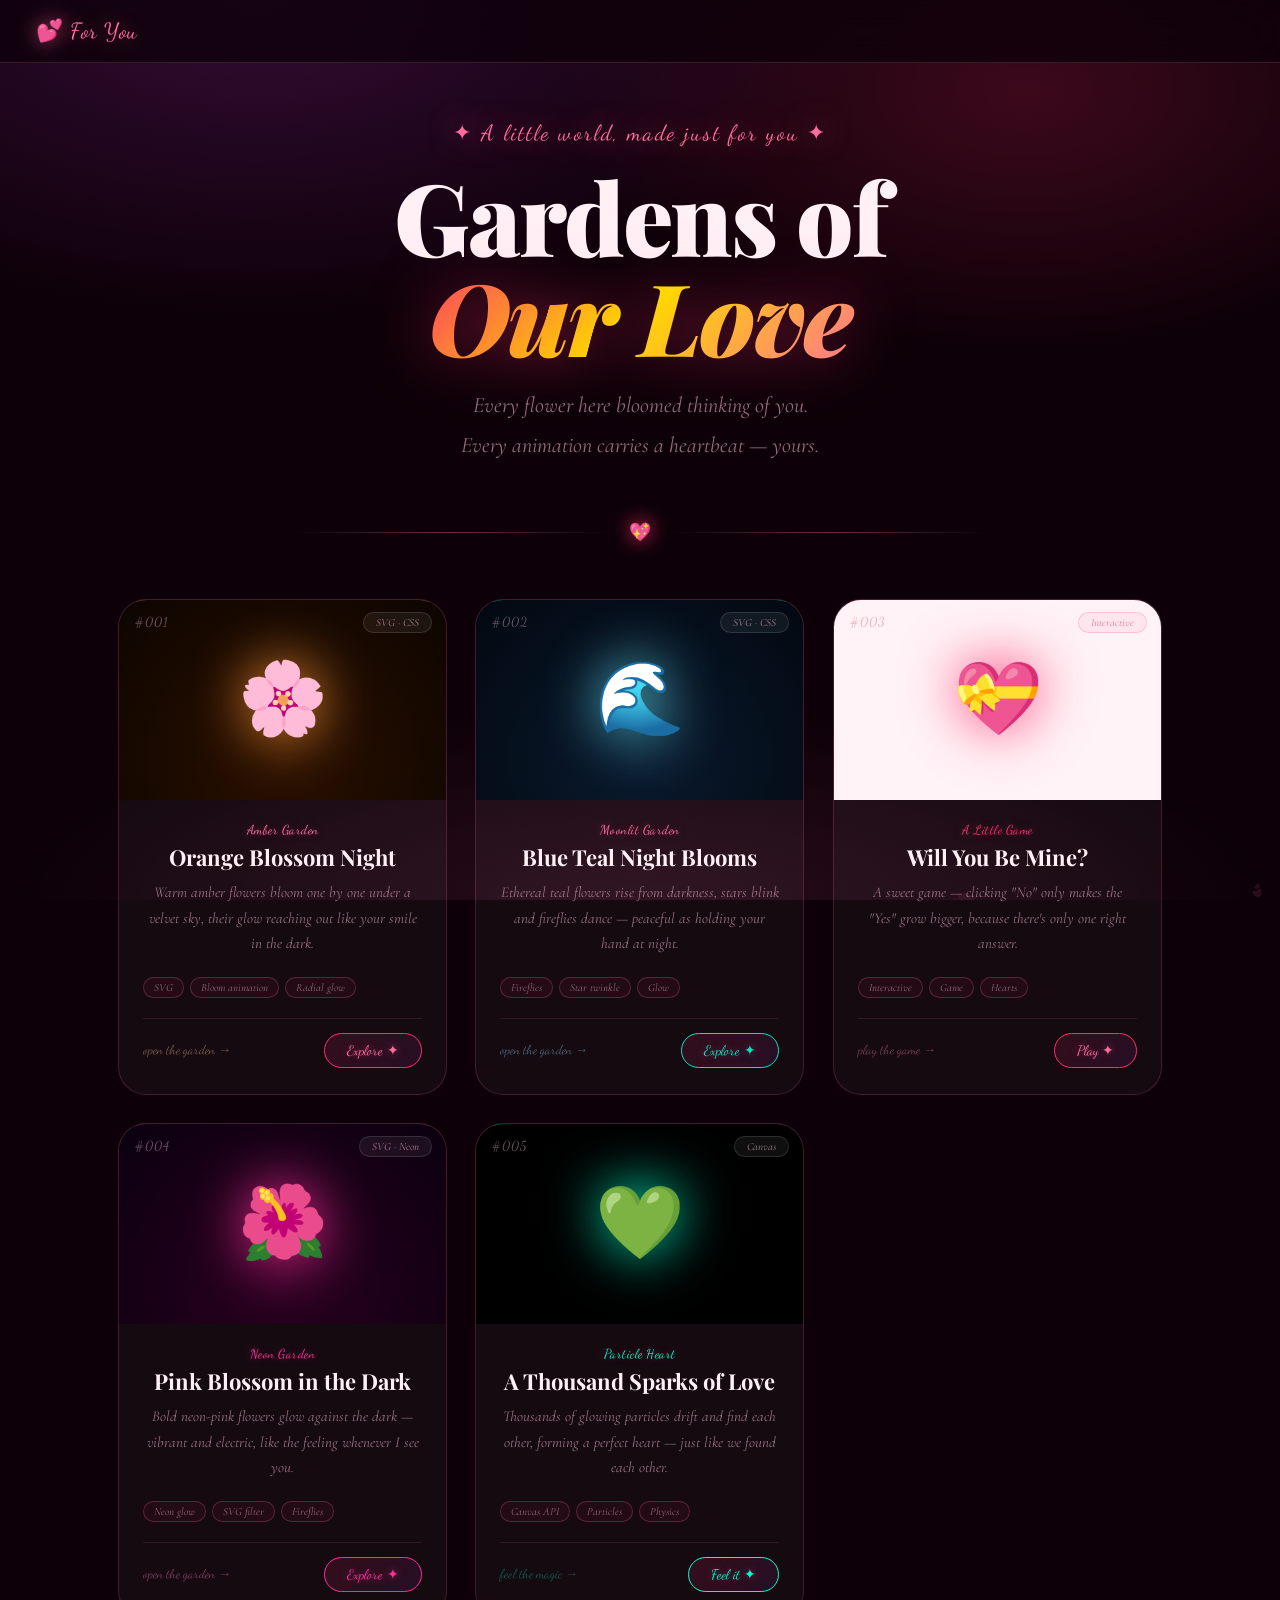
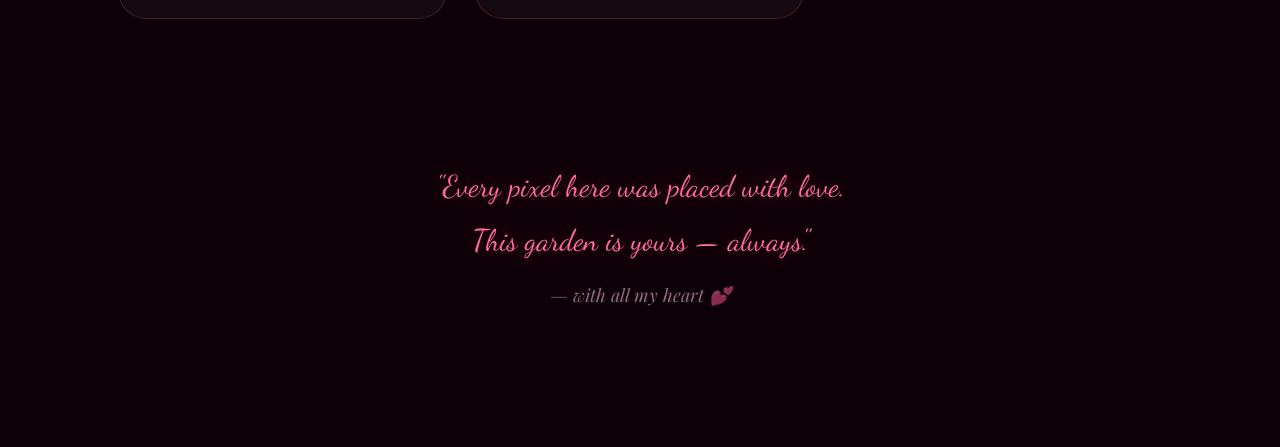
<file: for-you-my-love.html>
<!DOCTYPE html>
<html lang="en">
<head>
  <meta charset="UTF-8"/>
  <meta name="viewport" content="width=device-width, initial-scale=1.0"/>
  <title>For You, My Love 💕</title>
  <link href="https://fonts.googleapis.com/css2?family=Playfair+Display:ital,wght@0,400;0,700;0,900;1,400;1,700&family=Cormorant+Garamond:ital,wght@0,300;0,400;1,300;1,400&family=Dancing+Script:wght@500;700&display=swap" rel="stylesheet"/>
  <style>
    :root {
      --rose:    #ff2d6b;
      --rose2:   #ff6b9d;
      --gold:    #ffd700;
      --gold2:   #ffb347;
      --magenta: #e040fb;
      --lavender:#c084fc;
      --deep:    #0d0008;
      --dark:    #160010;
      --surface: rgba(255,255,255,0.04);
      --border:  rgba(255,120,160,0.18);
      --text:    #fff0f5;
      --muted:   rgba(255,200,220,0.55);
    }

    *, *::before, *::after { margin:0; padding:0; box-sizing:border-box; }
    html { scroll-behavior:smooth; }

    body {
      background: var(--deep);
      color: var(--text);
      font-family: 'Cormorant Garamond', serif;
      min-height: 100vh;
      overflow-x: hidden;
      cursor: default;
    }

    /* ── Ambient background ── */
    body::before {
      content: '';
      position: fixed; inset: 0; z-index: 0; pointer-events: none;
      background:
        radial-gradient(ellipse 80% 60% at 20% 0%,   rgba(224,64,251,0.18) 0%, transparent 60%),
        radial-gradient(ellipse 60% 50% at 80% 10%,  rgba(255,45,107,0.20) 0%, transparent 60%),
        radial-gradient(ellipse 90% 40% at 50% 100%, rgba(255,107,157,0.12) 0%, transparent 55%);
    }

    /* floating hearts canvas */
    #heartsCanvas {
      position: fixed; inset: 0; z-index: 1; pointer-events: none;
    }

    /* ── Page system ── */
    .page { display: none; min-height: 100vh; position: relative; z-index: 2; }
    .page.active { display: block; animation: fadeUp 0.6s cubic-bezier(0.22,1,0.36,1) both; }
    @keyframes fadeUp { from { opacity:0; transform:translateY(24px); } to { opacity:1; transform:none; } }

    /* ── Navigation ── */
    nav {
      position: fixed; top: 0; left: 0; right: 0; z-index: 100;
      display: flex; align-items: center; justify-content: space-between;
      padding: 18px 36px;
      background: rgba(13,0,8,0.75);
      backdrop-filter: blur(20px);
      border-bottom: 1px solid var(--border);
    }
    .nav-logo {
      font-family: 'Dancing Script', cursive;
      font-size: 22px;
      color: var(--rose2);
      cursor: pointer;
      letter-spacing: 0.5px;
      text-shadow: 0 0 20px rgba(255,107,157,0.6);
    }
    .nav-back {
      display: none;
      font-family: 'Cormorant Garamond', serif;
      font-size: 14px;
      font-style: italic;
      color: var(--muted);
      cursor: pointer;
      padding: 6px 18px;
      border: 1px solid var(--border);
      border-radius: 100px;
      background: none;
      transition: all 0.3s;
    }
    .nav-back:hover { color: var(--rose2); border-color: var(--rose); }
    .nav-title {
      font-family: 'Cormorant Garamond', serif;
      font-size: 13px;
      font-style: italic;
      color: var(--muted);
    }

    /* ══════════ HOME PAGE ══════════ */

    .hero {
      min-height: 100vh;
      display: flex;
      flex-direction: column;
      align-items: center;
      justify-content: center;
      text-align: center;
      padding: 120px 32px 60px;
      position: relative;
    }

    .hero-petals {
      position: absolute; inset: 0; pointer-events: none; overflow: hidden;
    }
    .hero-petals span {
      position: absolute;
      font-size: clamp(12px,2vw,22px);
      animation: petalDrift linear infinite;
      opacity: 0;
    }
    @keyframes petalDrift {
      0%   { opacity:0; transform: translateY(-40px) rotate(0deg); }
      10%  { opacity: 0.7; }
      90%  { opacity: 0.4; }
      100% { opacity:0; transform: translateY(110vh) rotate(720deg); }
    }

    .eyebrow {
      font-family: 'Dancing Script', cursive;
      font-size: clamp(16px, 3vw, 22px);
      color: var(--rose2);
      letter-spacing: 2px;
      margin-bottom: 20px;
      text-shadow: 0 0 30px rgba(255,107,157,0.8);
      animation: glowPulse 3s ease-in-out infinite;
    }
    @keyframes glowPulse {
      0%,100% { text-shadow: 0 0 20px rgba(255,107,157,0.6); }
      50%      { text-shadow: 0 0 50px rgba(255,107,157,1), 0 0 80px rgba(224,64,251,0.4); }
    }

    .hero h1 {
      font-family: 'Playfair Display', serif;
      font-size: clamp(48px, 10vw, 100px);
      font-weight: 900;
      line-height: 1.0;
      letter-spacing: -2px;
      margin-bottom: 20px;
    }
    .hero h1 .line1 { display: block; color: var(--text); }
    .hero h1 .line2 {
      display: block;
      font-style: italic;
      background: linear-gradient(135deg, var(--rose) 0%, var(--gold) 50%, var(--rose2) 100%);
      -webkit-background-clip: text; -webkit-text-fill-color: transparent; background-clip: text;
      filter: drop-shadow(0 0 30px rgba(255,45,107,0.5));
    }

    .hero-sub {
      font-family: 'Cormorant Garamond', serif;
      font-size: clamp(16px, 2.5vw, 22px);
      font-style: italic;
      color: var(--muted);
      max-width: 500px;
      margin: 0 auto 56px;
      line-height: 1.8;
    }

    /* Divider */
    .divider {
      display: flex; align-items: center; gap: 16px;
      margin-bottom: 56px; width: 100%; max-width: 700px;
    }
    .divider-line {
      flex: 1; height: 1px;
      background: linear-gradient(90deg, transparent, rgba(255,107,157,0.4), transparent);
    }
    .divider-heart {
      font-size: 18px;
      filter: drop-shadow(0 0 10px var(--rose));
      animation: heartBeat 1.4s ease-in-out infinite;
    }
    @keyframes heartBeat {
      0%,100% { transform: scale(1); }
      14%      { transform: scale(1.3); }
      28%      { transform: scale(1); }
      42%      { transform: scale(1.2); }
      70%      { transform: scale(1); }
    }

    /* ── Cards grid ── */
    .projects-grid {
      display: grid;
      grid-template-columns: repeat(auto-fill, minmax(290px, 1fr));
      gap: 28px;
      max-width: 1100px;
      margin: 0 auto;
      padding: 0 28px 80px;
    }

    .proj-card {
      position: relative;
      background: var(--surface);
      border: 1px solid var(--border);
      border-radius: 28px;
      overflow: hidden;
      cursor: pointer;
      transition: transform 0.4s cubic-bezier(0.34,1.56,0.64,1), box-shadow 0.4s;
      animation: cardRise 0.7s cubic-bezier(0.34,1.56,0.64,1) both;
    }
    @keyframes cardRise {
      from { opacity:0; transform:translateY(40px) scale(0.93); }
      to   { opacity:1; transform:none; }
    }
    .proj-card:hover {
      transform: translateY(-10px) scale(1.02);
      box-shadow: 0 30px 80px rgba(255,45,107,0.3), 0 0 0 1px rgba(255,107,157,0.3);
    }

    /* shimmer top border */
    .proj-card::before {
      content: '';
      position: absolute; top:0; left:0; right:0; height:2px;
      background: var(--card-grad, linear-gradient(90deg, var(--rose), var(--gold), var(--rose2)));
      opacity: 0.9;
    }
    .proj-card:hover::before { box-shadow: 0 0 24px rgba(255,45,107,0.8); }

    /* card preview */
    .card-preview {
      height: 200px;
      display: flex; align-items: center; justify-content: center;
      position: relative; overflow: hidden;
    }
    .card-preview-bg {
      position: absolute; inset:0;
      background: var(--preview-bg, radial-gradient(ellipse at 50% 80%, #2a0018 0%, #0d000a 100%));
    }
    .card-preview-icon {
      font-size: 72px;
      position: relative; z-index:1;
      animation: iconFloat 3.5s ease-in-out infinite;
      filter: drop-shadow(0 0 28px var(--icon-glow, rgba(255,107,157,0.8)));
    }
    @keyframes iconFloat {
      0%,100% { transform: translateY(0) rotate(-3deg); }
      50%      { transform: translateY(-12px) rotate(3deg); }
    }
    .card-number {
      position: absolute; top:14px; left:16px;
      font-family: 'Dancing Script', cursive;
      font-size: 13px; color: rgba(255,200,220,0.4);
      letter-spacing: 1px;
    }
    .card-badge {
      position: absolute; top:12px; right:14px;
      font-family: 'Cormorant Garamond', serif;
      font-size: 11px; font-style: italic;
      padding: 3px 12px; border-radius: 100px;
      background: rgba(255,255,255,0.06);
      border: 1px solid rgba(255,255,255,0.12);
      color: rgba(255,200,220,0.6);
    }

    /* card body */
    .card-body { padding: 22px 24px 26px; }
    .card-cat {
      font-family: 'Dancing Script', cursive;
      font-size: 13px; color: var(--rose2);
      margin-bottom: 6px; letter-spacing: 0.5px;
      text-shadow: 0 0 10px rgba(255,107,157,0.4);
    }
    .card-title {
      font-family: 'Playfair Display', serif;
      font-size: 22px; font-weight: 700;
      color: var(--text);
      margin-bottom: 10px; line-height: 1.2;
    }
    .card-desc {
      font-family: 'Cormorant Garamond', serif;
      font-size: 15px; font-style: italic;
      color: var(--muted);
      line-height: 1.7; margin-bottom: 20px;
    }
    .card-tags { display:flex; flex-wrap:wrap; gap:6px; margin-bottom:20px; }
    .tag-pill {
      font-family: 'Cormorant Garamond', serif;
      font-size: 11px; font-style: italic;
      padding: 3px 10px; border-radius: 100px;
      border: 1px solid rgba(255,107,157,0.25);
      color: rgba(255,200,220,0.5);
      background: rgba(255,45,107,0.06);
    }
    .card-footer {
      display:flex; align-items:center; justify-content:space-between;
      border-top: 1px solid rgba(255,107,157,0.12); padding-top:14px;
    }
    .open-btn {
      font-family: 'Dancing Script', cursive;
      font-size: 14px; padding: 8px 22px;
      border-radius: 100px;
      border: 1px solid var(--rose);
      background: linear-gradient(135deg, rgba(255,45,107,0.12), rgba(224,64,251,0.08));
      color: var(--rose2); cursor:pointer; transition:all 0.3s;
      text-shadow: 0 0 8px rgba(255,107,157,0.4);
    }
    .open-btn:hover {
      background: linear-gradient(135deg, var(--rose), var(--magenta));
      color: white; border-color: transparent;
      box-shadow: 0 0 24px rgba(255,45,107,0.5);
    }

    /* ── Bottom message ── */
    .love-note {
      text-align:center; padding: 60px 32px 80px;
      position: relative; z-index: 2;
    }
    .love-note p {
      font-family: 'Dancing Script', cursive;
      font-size: clamp(20px,3.5vw,30px);
      color: var(--rose2);
      text-shadow: 0 0 30px rgba(255,107,157,0.5);
      line-height: 1.8;
    }
    .love-note .sig {
      font-family: 'Playfair Display', serif;
      font-style: italic;
      font-size: clamp(14px,2vw,18px);
      color: var(--muted);
      margin-top: 16px;
      display: block;
    }

    /* ══════════ MODAL ══════════ */
    .modal-overlay {
      position:fixed; inset:0;
      background: rgba(8,0,12,0.88);
      backdrop-filter: blur(16px);
      z-index:300;
      display:flex; align-items:center; justify-content:center;
      padding:20px;
      opacity:0; pointer-events:none; transition:opacity 0.3s;
    }
    .modal-overlay.open { opacity:1; pointer-events:all; }
    .modal {
      background: linear-gradient(145deg, rgba(30,2,20,0.96), rgba(18,0,14,0.98));
      border: 1px solid rgba(255,107,157,0.3);
      border-radius: 32px;
      max-width: 560px; width:100%; padding:44px;
      position:relative;
      box-shadow: 0 40px 100px rgba(255,45,107,0.2), inset 0 1px 0 rgba(255,200,220,0.1);
      transform:scale(0.88) translateY(20px);
      transition: transform 0.4s cubic-bezier(0.34,1.56,0.64,1);
      max-height:90vh; overflow-y:auto;
    }
    .modal-overlay.open .modal { transform:scale(1) translateY(0); }
    .modal-close {
      position:absolute; top:20px; right:22px;
      background:none; border:none;
      color:rgba(255,200,220,0.4); font-size:22px;
      cursor:pointer; transition:color 0.2s; line-height:1;
    }
    .modal-close:hover { color:var(--rose2); }
    .modal-icon { font-size:60px; display:block; text-align:center; margin-bottom:20px; }
    .modal-cat {
      font-family:'Dancing Script',cursive; font-size:14px;
      color:var(--rose2); text-align:center; margin-bottom:8px;
      text-shadow:0 0 12px rgba(255,107,157,0.5);
    }
    .modal-title {
      font-family:'Playfair Display',serif; font-size:26px; font-weight:700;
      text-align:center; margin-bottom:14px; line-height:1.2;
    }
    .modal-desc {
      font-family:'Cormorant Garamond',serif; font-size:16px; font-style:italic;
      color:var(--muted); line-height:1.9; margin-bottom:22px; text-align:center;
    }
    .modal-features { list-style:none; margin-bottom:28px; }
    .modal-features li {
      font-family:'Cormorant Garamond',serif; font-size:14px;
      color:rgba(255,220,235,0.8); padding:8px 0;
      border-bottom:1px solid rgba(255,107,157,0.1);
      display:flex; align-items:center; gap:10px;
    }
    .modal-features li::before { content:'✦'; color:var(--rose); font-size:10px; }
    .modal-tags { display:flex; flex-wrap:wrap; gap:8px; justify-content:center; margin-bottom:28px; }
    .modal-launch {
      display:block; width:100%; padding:16px;
      border-radius:100px;
      background: linear-gradient(135deg, var(--rose), var(--magenta), var(--rose2));
      border:none; color:white;
      font-family:'Dancing Script',cursive; font-size:18px;
      cursor:pointer; transition:all 0.3s; letter-spacing:0.5px;
      box-shadow: 0 4px 30px rgba(255,45,107,0.4);
    }
    .modal-launch:hover { transform:scale(1.03); box-shadow:0 8px 50px rgba(255,45,107,0.6); }

    /* ══════════ PROJECT PAGES SHARED ══════════ */
    .proj-wrap { padding-top: 64px; min-height:100vh; }
    .proj-wrap .scene {
      width:100%; height:calc(100vh - 64px);
      position:relative; overflow:hidden;
    }

    /* ══════════ ORANGE GARDEN ══════════ */
    #page-orange .scene { background:radial-gradient(ellipse at 50% 80%,#2a0a00 0%,#0d0400 60%,#020100 100%); }
    #page-orange .flower-group { opacity:0; transform-origin:bottom center; transform:scaleY(0); }
    #page-orange .flower-group.bloomed { animation:og-grow 1.2s cubic-bezier(0.34,1.56,0.64,1) forwards; }
    #page-orange .flower-group.main-bloomed { animation:og-grow 1.4s cubic-bezier(0.34,1.56,0.64,1) forwards; }
    @keyframes og-grow { 0%{opacity:0;transform:scaleY(0)} 60%{opacity:1} 100%{opacity:1;transform:scaleY(1)} }
    #page-orange .petal { transform-origin:50% 100%; animation:petal-pulse 3s ease-in-out infinite; }
    @keyframes petal-pulse { 0%,100%{transform:scale(1)} 50%{transform:scale(1.06)} }
    #page-orange .gc { animation:gc-pulse 2s ease-in-out infinite; }
    @keyframes gc-pulse { 0%,100%{opacity:0.9} 50%{opacity:1} }
    #page-orange .particle { animation:float-up linear infinite; opacity:0; }
    @keyframes float-up { 0%{opacity:0;transform:translateY(0) scale(0.5)} 20%{opacity:0.8} 100%{opacity:0;transform:translateY(-80px) scale(0.1)} }
    #page-orange .sway  { transform-origin:50% 100%; animation:sway 4s ease-in-out infinite; }
    #page-orange .sway2 { transform-origin:50% 100%; animation:sway2 5s ease-in-out infinite; }
    @keyframes sway  { 0%,100%{transform:rotate(-2deg)} 50%{transform:rotate(2deg)} }
    @keyframes sway2 { 0%,100%{transform:rotate(2deg)} 50%{transform:rotate(-2deg)} }

    /* ══════════ BLUE GARDEN ══════════ */
    #page-blue .scene { background:radial-gradient(ellipse at 50% 100%,#0a1a2e 0%,#050d1a 50%,#020810 100%); }
    #page-blue .star { position:absolute; border-radius:50%; background:#ffffee; animation:twinkle ease-in-out infinite; }
    @keyframes twinkle { 0%,100%{opacity:0.2} 50%{opacity:0.9} }
    #page-blue .firefly { position:absolute; border-radius:50%; background:#ccff44; animation:fly ease-in-out infinite; }
    @keyframes fly { 0%{opacity:0;transform:translate(0,0)} 30%{opacity:0.9} 70%{opacity:0.7} 100%{opacity:0;transform:translate(var(--dx),var(--dy))} }
    #page-blue .grass { position:absolute; bottom:55px; width:4px; border-radius:3px 3px 0 0; transform-origin:50% 100%; background:linear-gradient(to top,#1a4a10,#2d8020); animation:sway 3.5s ease-in-out infinite; }
    #page-blue .grass:nth-child(even) { animation:sway2 4.2s ease-in-out infinite; }
    #page-blue .bl-sway  { animation:sway 4s ease-in-out infinite; transform-origin:50% 100%; }
    #page-blue .bl-sway2 { animation:sway2 5s ease-in-out infinite; transform-origin:50% 100%; }
    #page-blue .gp { animation:gp 2.5s ease-in-out infinite; }
    @keyframes gp { 0%,100%{opacity:0.7;transform:scale(1)} 50%{opacity:1;transform:scale(1.15)} }
    #page-blue .ground { position:absolute; bottom:0; left:0; right:0; height:65px; background:radial-gradient(ellipse at 50% 100%,#0d2a0a 0%,#050f05 60%,#020802 100%); border-radius:50% 50% 0 0/20px 20px 0 0; }
    #page-blue .fl-group { opacity:0; }

    /* ══════════ VALENTINE ══════════ */
    #page-valentine .vwrap {
      min-height:calc(100vh - 64px); display:flex; align-items:center; justify-content:center;
      background:radial-gradient(ellipse at 50% 30%,#2a0a2a 0%,#0d050d 100%); padding:40px 20px;
    }
    #page-valentine .card-v {
      background:#fff; border-radius:32px; padding:52px 40px 56px;
      min-height:440px; display:flex; flex-direction:column; align-items:center; justify-content:center;
      width:100%; max-width:440px; box-shadow:0 40px 100px rgba(255,45,107,0.25),0 0 0 1px rgba(255,180,200,0.1); position:relative; overflow:hidden;
    }
    #page-valentine .card-v::before {
      content:''; position:absolute; inset:0;
      background:linear-gradient(145deg,rgba(255,220,230,0.15) 0%,transparent 50%);
      pointer-events:none;
    }
    #page-valentine .bear-area { position:relative; height:150px; width:150px; margin-bottom:12px; }
    #page-valentine .bear { font-size:88px; line-height:1; display:block; text-align:center; transition:transform 0.4s; }
    #page-valentine .bear.happy { animation:v-bounce 0.6s ease; }
    #page-valentine .bear.run   { animation:v-run 0.5s ease; }
    @keyframes v-bounce { 0%,100%{transform:scale(1)} 50%{transform:scale(1.2) rotate(-5deg)} }
    @keyframes v-run    { 0%{transform:translateX(0)} 50%{transform:translateX(20px) rotate(10deg)} 100%{transform:translateX(0)} }
    #page-valentine .hearts-c { position:absolute; top:0; left:0; right:0; bottom:0; pointer-events:none; }
    #page-valentine .heart { position:absolute; animation:v-heart 1.5s ease-out forwards; opacity:0; }
    @keyframes v-heart { 0%{opacity:1;transform:translate(0,0) scale(0.5)} 100%{opacity:0;transform:translate(var(--dx),var(--dy)) scale(1.4)} }
    #page-valentine .question { font-family:'Playfair Display',serif; font-size:28px; font-weight:700; font-style:italic; color:#c0392b; margin:10px 0 30px; text-align:center; line-height:1.2; }
    #page-valentine .btns { display:flex; gap:14px; align-items:center; flex-wrap:wrap; justify-content:center; }
    #page-valentine .yes-btn {
      background:linear-gradient(135deg,#e8274b,#ff6b9d);
      color:white; border:none; border-radius:100px;
      padding:14px 40px; font-size:22px; font-family:'Dancing Script',cursive;
      cursor:pointer; transition:transform 0.2s,box-shadow 0.2s;
      box-shadow:0 4px 24px rgba(232,39,75,0.5);
    }
    #page-valentine .yes-btn:hover { transform:scale(1.06); box-shadow:0 8px 40px rgba(232,39,75,0.7); }
    #page-valentine .no-btn {
      background:white; color:#888; border:2px solid #eee; border-radius:100px;
      padding:14px 28px; font-size:18px; font-family:'Dancing Script',cursive;
      cursor:pointer; transition:all 0.2s; white-space:nowrap;
    }
    #page-valentine .no-btn:hover { background:#fff0f2; }
    #page-valentine .yes-screen {
      display:none; flex-direction:column; align-items:center; justify-content:center;
      min-height:360px; padding:30px; animation:v-fadein 0.5s ease;
    }
    @keyframes v-fadein { from{opacity:0;transform:scale(0.8)} to{opacity:1;transform:scale(1)} }
    #page-valentine .big-bear { font-size:96px; animation:v-bounce 0.8s ease infinite; }
    #page-valentine .win-h2 { font-family:'Playfair Display',serif; font-size:32px; font-style:italic; color:#e8274b; font-weight:700; margin-top:18px; text-align:center; }
    #page-valentine .win-p { color:#bbb; font-size:15px; margin-top:10px; font-style:italic; font-family:'Cormorant Garamond',serif; }

    /* ══════════ PINK FLOWERS ══════════ */
    #page-pink .scene { background:radial-gradient(ellipse at 50% 80%,#1a0018 0%,#0a000f 60%,#000005 100%); }
    #page-pink .pk-star { position:absolute; border-radius:50%; background:#ffccff; animation:pk-tw ease-in-out infinite; }
    @keyframes pk-tw { 0%,100%{opacity:0.15} 50%{opacity:0.8} }
    #page-pink .pk-firefly { position:absolute; border-radius:50%; animation:pk-fly ease-in-out infinite; }
    @keyframes pk-fly { 0%{opacity:0;transform:translate(0,0)} 40%{opacity:1} 100%{opacity:0;transform:translate(var(--dx),var(--dy))} }
    #page-pink .pk-grass { position:absolute; bottom:50px; width:5px; border-radius:3px 3px 0 0; transform-origin:50% 100%; background:linear-gradient(to top,#0a3a05,#1f8010); }
    #page-pink .pk-grass.s1 { animation:sway 3.8s ease-in-out infinite; }
    #page-pink .pk-grass.s2 { animation:sway2 4.6s ease-in-out infinite; }
    #page-pink .pk-group { opacity:0; transform-origin:50% 100%; transform:scaleY(0); }
    #page-pink .pk-group.bloomed { animation:pk-grow 1.3s cubic-bezier(0.34,1.56,0.64,1) forwards; }
    @keyframes pk-grow { 0%{opacity:0;transform:scaleY(0)} 60%{opacity:1} 100%{opacity:1;transform:scaleY(1)} }
    #page-pink .pk-sway  { transform-origin:50% 100%; animation:sway 4.2s ease-in-out infinite; }
    #page-pink .pk-sway2 { transform-origin:50% 100%; animation:sway2 5.1s ease-in-out infinite; }
    #page-pink .pk-petal { transform-origin:50% 100%; animation:petal-pulse 2.8s ease-in-out infinite; }
    #page-pink .pk-gc { animation:gc-pulse 2s ease-in-out infinite; }
    #page-pink .pk-particle { animation:float-up linear infinite; opacity:0; }

    /* ══════════ HEART CANVAS ══════════ */
    #page-heart .hwrap {
      width:100%; height:calc(100vh - 64px);
      background:#000; position:relative; overflow:hidden;
      display:flex; align-items:center; justify-content:center;
    }
    #page-heart canvas { display:block; }
    #page-heart .h-controls {
      position:absolute; bottom:28px; left:50%; transform:translateX(-50%);
      display:flex; gap:12px; align-items:center;
    }
    #page-heart .h-btn {
      font-family:'Dancing Script',cursive; font-size:15px; padding:8px 22px;
      border-radius:100px; border:1px solid rgba(255,255,255,0.2);
      background:rgba(255,255,255,0.05); color:#ccc; cursor:pointer; transition:all 0.3s;
    }
    #page-heart .h-btn:hover { background:rgba(255,255,255,0.12); color:#fff; }
    #page-heart .h-btn.active {
      border-color:var(--rose); color:var(--rose2);
      background:rgba(255,45,107,0.1);
      box-shadow:0 0 16px rgba(255,45,107,0.3);
    }

    /* ══════════ RESPONSIVE ══════════ */
    @media(max-width:600px){
      .hero { padding:100px 20px 40px; }
      .projects-grid { padding:0 16px 60px; grid-template-columns:1fr; }
      .modal { padding:28px 20px; }
    }
  </style>
</head>
<body>

<!-- Floating hearts canvas -->
<canvas id="heartsCanvas"></canvas>

<!-- ═══ NAV ═══ -->
<nav>
  <span class="nav-logo" onclick="goHome()">💕 For You</span>
  <button class="nav-back" id="navBack" onclick="goHome()">← back to our garden</button>
  <span class="nav-title" id="navTitle"></span>
</nav>

<!-- ════════════════════════════
     HOME
════════════════════════════ -->
<div class="page active" id="page-home">
  <section class="hero">
    <!-- petal rain -->
    <div class="hero-petals" id="heroPetals"></div>

    <div class="eyebrow">✦ A little world, made just for you ✦</div>

    <h1>
      <span class="line1">Gardens of</span>
      <span class="line2">Our Love</span>
    </h1>

    <p class="hero-sub">
      Every flower here bloomed thinking of you.<br/>
      Every animation carries a heartbeat — yours.
    </p>

    <div class="divider">
      <div class="divider-line"></div>
      <span class="divider-heart">💖</span>
      <div class="divider-line"></div>
    </div>

    <div class="projects-grid">

      <!-- Card 1 — Orange Garden -->
      <div class="proj-card" data-category="garden" style="animation-delay:0s; --card-grad:linear-gradient(90deg,#ff6b35,#ffbb00,#ff6b35);" onclick="openModal(0)">
        <div class="card-preview">
          <div class="card-preview-bg" style="background:radial-gradient(ellipse at 50% 80%,#2a1000 0%,#0d0500 100%)"></div>
          <span class="card-preview-icon" style="--icon-glow:rgba(255,150,50,0.9)">🌸</span>
          <span class="card-number">#001</span>
          <span class="card-badge">SVG · CSS</span>
        </div>
        <div class="card-body">
          <div class="card-cat">Amber Garden</div>
          <div class="card-title">Orange Blossom Night</div>
          <div class="card-desc">Warm amber flowers bloom one by one under a velvet sky, their glow reaching out like your smile in the dark.</div>
          <div class="card-tags"><span class="tag-pill">SVG</span><span class="tag-pill">Bloom animation</span><span class="tag-pill">Radial glow</span></div>
          <div class="card-footer">
            <span style="font-family:'Dancing Script',cursive;font-size:13px;color:rgba(255,200,150,0.4)">open the garden →</span>
            <button class="open-btn" onclick="openModal(0)">Explore ✦</button>
          </div>
        </div>
      </div>

      <!-- Card 2 — Blue Garden -->
      <div class="proj-card" style="animation-delay:0.1s; --card-grad:linear-gradient(90deg,#00e5c0,#5dd4e8,#00e5c0);" onclick="openModal(1)">
        <div class="card-preview">
          <div class="card-preview-bg" style="background:radial-gradient(ellipse at 50% 80%,#0a1a2e 0%,#020810 100%)"></div>
          <span class="card-preview-icon" style="--icon-glow:rgba(93,212,232,0.9)">🌊</span>
          <span class="card-number">#002</span>
          <span class="card-badge">SVG · CSS</span>
        </div>
        <div class="card-body">
          <div class="card-cat">Moonlit Garden</div>
          <div class="card-title">Blue Teal Night Blooms</div>
          <div class="card-desc">Ethereal teal flowers rise from darkness, stars blink and fireflies dance — peaceful as holding your hand at night.</div>
          <div class="card-tags"><span class="tag-pill">Fireflies</span><span class="tag-pill">Star twinkle</span><span class="tag-pill">Glow</span></div>
          <div class="card-footer">
            <span style="font-family:'Dancing Script',cursive;font-size:13px;color:rgba(150,220,255,0.4)">open the garden →</span>
            <button class="open-btn" style="border-color:#00e5c0;color:#00e5c0;" onclick="openModal(1)">Explore ✦</button>
          </div>
        </div>
      </div>

      <!-- Card 3 — Valentine -->
      <div class="proj-card" style="animation-delay:0.2s; --card-grad:linear-gradient(90deg,#ff2d6b,#c084fc,#ff2d6b);" onclick="openModal(2)">
        <div class="card-preview">
          <div class="card-preview-bg" style="background:#fff3f7"></div>
          <span class="card-preview-icon" style="--icon-glow:rgba(255,45,107,0.9)">💝</span>
          <span class="card-number" style="color:rgba(200,50,80,0.35)">#003</span>
          <span class="card-badge" style="background:rgba(255,45,107,0.06);color:rgba(200,80,120,0.7);border-color:rgba(255,45,107,0.2)">Interactive</span>
        </div>
        <div class="card-body">
          <div class="card-cat" style="color:#ff2d6b">A Little Game</div>
          <div class="card-title">Will You Be Mine?</div>
          <div class="card-desc">A sweet game — clicking "No" only makes the "Yes" grow bigger, because there's only one right answer.</div>
          <div class="card-tags"><span class="tag-pill">Interactive</span><span class="tag-pill">Game</span><span class="tag-pill">Hearts</span></div>
          <div class="card-footer">
            <span style="font-family:'Dancing Script',cursive;font-size:13px;color:rgba(255,130,160,0.4)">play the game →</span>
            <button class="open-btn" style="border-color:#ff2d6b;color:#ff6b9d;" onclick="openModal(2)">Play ✦</button>
          </div>
        </div>
      </div>

      <!-- Card 4 — Pink Garden -->
      <div class="proj-card" style="animation-delay:0.3s; --card-grad:linear-gradient(90deg,#ff2d9b,#e040fb,#ff2d9b);" onclick="openModal(3)">
        <div class="card-preview">
          <div class="card-preview-bg" style="background:radial-gradient(ellipse at 50% 80%,#2a0020 0%,#0a000f 100%)"></div>
          <span class="card-preview-icon" style="--icon-glow:rgba(255,45,155,0.9)">🌺</span>
          <span class="card-number">#004</span>
          <span class="card-badge">SVG · Neon</span>
        </div>
        <div class="card-body">
          <div class="card-cat" style="color:#ff2d9b">Neon Garden</div>
          <div class="card-title">Pink Blossom in the Dark</div>
          <div class="card-desc">Bold neon-pink flowers glow against the dark — vibrant and electric, like the feeling whenever I see you.</div>
          <div class="card-tags"><span class="tag-pill">Neon glow</span><span class="tag-pill">SVG filter</span><span class="tag-pill">Fireflies</span></div>
          <div class="card-footer">
            <span style="font-family:'Dancing Script',cursive;font-size:13px;color:rgba(255,130,200,0.4)">open the garden →</span>
            <button class="open-btn" style="border-color:#ff2d9b;color:#ff2d9b;" onclick="openModal(3)">Explore ✦</button>
          </div>
        </div>
      </div>

      <!-- Card 5 — Heart -->
      <div class="proj-card" style="animation-delay:0.4s; --card-grad:linear-gradient(90deg,#00ffcc,#c084fc,#ff2d6b);" onclick="openModal(4)">
        <div class="card-preview">
          <div class="card-preview-bg" style="background:#000"></div>
          <span class="card-preview-icon" style="--icon-glow:rgba(0,255,200,0.9)">💚</span>
          <span class="card-number">#005</span>
          <span class="card-badge">Canvas</span>
        </div>
        <div class="card-body">
          <div class="card-cat" style="color:#00ffcc">Particle Heart</div>
          <div class="card-title">A Thousand Sparks of Love</div>
          <div class="card-desc">Thousands of glowing particles drift and find each other, forming a perfect heart — just like we found each other.</div>
          <div class="card-tags"><span class="tag-pill">Canvas API</span><span class="tag-pill">Particles</span><span class="tag-pill">Physics</span></div>
          <div class="card-footer">
            <span style="font-family:'Dancing Script',cursive;font-size:13px;color:rgba(0,255,200,0.3)">feel the magic →</span>
            <button class="open-btn" style="border-color:#00ffcc;color:#00ffcc;" onclick="openModal(4)">Feel it ✦</button>
          </div>
        </div>
      </div>

    </div>

    <div class="love-note">
      <p>"Every pixel here was placed with love.<br/>This garden is yours — always."</p>
      <span class="sig">— with all my heart 💕</span>
    </div>

  </section>
</div>

<!-- ════════════════════════════
     ORANGE GARDEN
════════════════════════════ -->
<div class="page" id="page-orange">
  <div class="proj-wrap">
    <div class="scene">
      <svg style="width:100%;height:100%" viewBox="0 0 800 500" xmlns="http://www.w3.org/2000/svg">
        <defs>
          <radialGradient id="opg"  cx="50%" cy="60%" r="60%"><stop offset="0%" stop-color="#ffaa00"/><stop offset="100%" stop-color="#cc5500"/></radialGradient>
          <radialGradient id="opg2" cx="50%" cy="60%" r="60%"><stop offset="0%" stop-color="#ffbb22"/><stop offset="100%" stop-color="#dd6600"/></radialGradient>
          <radialGradient id="ocg"  cx="50%" cy="40%" r="60%"><stop offset="0%" stop-color="#ffffcc"/><stop offset="60%" stop-color="#ffee88"/><stop offset="100%" stop-color="#ffcc00"/></radialGradient>
          <radialGradient id="ohalo" cx="50%" cy="50%" r="50%"><stop offset="0%" stop-color="#ffffaa" stop-opacity="0.8"/><stop offset="100%" stop-color="#ffaa00" stop-opacity="0"/></radialGradient>
          <radialGradient id="olg"  cx="50%" cy="30%" r="70%"><stop offset="0%" stop-color="#995500"/><stop offset="100%" stop-color="#552200"/></radialGradient>
          <filter id="osg"><feGaussianBlur stdDeviation="4" result="b"/><feMerge><feMergeNode in="b"/><feMergeNode in="SourceGraphic"/></feMerge></filter>
        </defs>
        <circle cx="100" cy="40" r="1" fill="#fff" opacity="0.4"/><circle cx="200" cy="80" r="1.5" fill="#fff" opacity="0.3"/><circle cx="320" cy="30" r="1" fill="#fff" opacity="0.5"/><circle cx="450" cy="60" r="1" fill="#fff" opacity="0.3"/><circle cx="580" cy="25" r="1.5" fill="#fff" opacity="0.4"/><circle cx="680" cy="70" r="1" fill="#fff" opacity="0.3"/><circle cx="750" cy="45" r="1" fill="#fff" opacity="0.5"/>
        <ellipse cx="400" cy="510" rx="420" ry="30" fill="#1a0800" opacity="0.8"/>
        <g class="flower-group sway"  id="of1" style="transform-origin:130px 500px"><rect x="127" y="310" width="6" height="190" rx="3" fill="#6b3300"/><ellipse cx="118" cy="380" rx="20" ry="8" fill="url(#olg)" transform="rotate(-30,118,380)"/><ellipse cx="142" cy="350" rx="20" ry="8" fill="url(#olg)" transform="rotate(30,142,350)"/><g class="petal" style="transform-origin:130px 310px"><ellipse cx="130" cy="282" rx="13" ry="22" fill="url(#opg)" opacity="0.9"/><ellipse cx="130" cy="282" rx="13" ry="22" fill="url(#opg)" opacity="0.9" transform="rotate(45,130,310)"/><ellipse cx="130" cy="282" rx="13" ry="22" fill="url(#opg)" opacity="0.9" transform="rotate(90,130,310)"/><ellipse cx="130" cy="282" rx="13" ry="22" fill="url(#opg)" opacity="0.9" transform="rotate(135,130,310)"/><ellipse cx="130" cy="282" rx="13" ry="22" fill="url(#opg)" opacity="0.9" transform="rotate(180,130,310)"/><ellipse cx="130" cy="282" rx="13" ry="22" fill="url(#opg)" opacity="0.9" transform="rotate(225,130,310)"/><ellipse cx="130" cy="282" rx="13" ry="22" fill="url(#opg)" opacity="0.9" transform="rotate(270,130,310)"/><ellipse cx="130" cy="282" rx="13" ry="22" fill="url(#opg)" opacity="0.9" transform="rotate(315,130,310)"/></g><circle cx="130" cy="310" r="16" fill="url(#ocg)" filter="url(#osg)"/><circle class="gc" cx="130" cy="310" r="10" fill="#ffffcc" opacity="0.9"/><circle cx="130" cy="310" r="30" fill="url(#ohalo)" opacity="0.5"/></g>
        <g class="flower-group sway2" id="of2" style="transform-origin:215px 500px"><rect x="212" y="330" width="6" height="170" rx="3" fill="#6b3300"/><ellipse cx="203" cy="400" rx="18" ry="7" fill="url(#olg)" transform="rotate(-30,203,400)"/><ellipse cx="227" cy="370" rx="18" ry="7" fill="url(#olg)" transform="rotate(30,227,370)"/><g class="petal" style="transform-origin:215px 330px"><ellipse cx="215" cy="304" rx="12" ry="20" fill="url(#opg)" opacity="0.9"/><ellipse cx="215" cy="304" rx="12" ry="20" fill="url(#opg)" opacity="0.9" transform="rotate(45,215,330)"/><ellipse cx="215" cy="304" rx="12" ry="20" fill="url(#opg)" opacity="0.9" transform="rotate(90,215,330)"/><ellipse cx="215" cy="304" rx="12" ry="20" fill="url(#opg)" opacity="0.9" transform="rotate(135,215,330)"/><ellipse cx="215" cy="304" rx="12" ry="20" fill="url(#opg)" opacity="0.9" transform="rotate(180,215,330)"/><ellipse cx="215" cy="304" rx="12" ry="20" fill="url(#opg)" opacity="0.9" transform="rotate(225,215,330)"/><ellipse cx="215" cy="304" rx="12" ry="20" fill="url(#opg)" opacity="0.9" transform="rotate(270,215,330)"/><ellipse cx="215" cy="304" rx="12" ry="20" fill="url(#opg)" opacity="0.9" transform="rotate(315,215,330)"/></g><circle cx="215" cy="330" r="14" fill="url(#ocg)" filter="url(#osg)"/><circle class="gc" cx="215" cy="330" r="9" fill="#ffffcc" opacity="0.9"/><circle cx="215" cy="330" r="28" fill="url(#ohalo)" opacity="0.5"/></g>
        <g class="flower-group main-bloomed" id="of3" style="transform-origin:370px 500px"><rect x="364" y="280" width="12" height="220" rx="5" fill="#7a3a00"/><ellipse cx="348" cy="370" rx="35" ry="12" fill="url(#olg)" transform="rotate(-25,348,370)"/><ellipse cx="396" cy="340" rx="35" ry="12" fill="url(#olg)" transform="rotate(25,396,340)"/><ellipse cx="348" cy="420" rx="28" ry="10" fill="url(#olg)" transform="rotate(-20,348,420)"/><g class="petal" style="transform-origin:370px 280px"><ellipse cx="370" cy="238" rx="24" ry="38" fill="url(#opg2)" opacity="0.95"/><ellipse cx="370" cy="238" rx="24" ry="38" fill="url(#opg2)" opacity="0.95" transform="rotate(45,370,280)"/><ellipse cx="370" cy="238" rx="24" ry="38" fill="url(#opg2)" opacity="0.95" transform="rotate(90,370,280)"/><ellipse cx="370" cy="238" rx="24" ry="38" fill="url(#opg2)" opacity="0.95" transform="rotate(135,370,280)"/><ellipse cx="370" cy="238" rx="24" ry="38" fill="url(#opg2)" opacity="0.95" transform="rotate(180,370,280)"/><ellipse cx="370" cy="238" rx="24" ry="38" fill="url(#opg2)" opacity="0.95" transform="rotate(225,370,280)"/><ellipse cx="370" cy="238" rx="24" ry="38" fill="url(#opg2)" opacity="0.95" transform="rotate(270,370,280)"/><ellipse cx="370" cy="238" rx="24" ry="38" fill="url(#opg2)" opacity="0.95" transform="rotate(315,370,280)"/></g><circle cx="370" cy="280" r="30" fill="url(#ocg)" filter="url(#osg)"/><circle class="gc" cx="370" cy="280" r="14" fill="#ffffee" opacity="0.95"/><circle cx="370" cy="280" r="55" fill="url(#ohalo)" opacity="0.6"/></g>
        <g class="flower-group sway"  id="of4" style="transform-origin:500px 500px"><rect x="497" y="300" width="8" height="200" rx="3" fill="#6b3300"/><ellipse cx="484" cy="380" rx="28" ry="9" fill="url(#olg)" transform="rotate(-28,484,380)"/><ellipse cx="516" cy="350" rx="28" ry="9" fill="url(#olg)" transform="rotate(28,516,350)"/><g class="petal" style="transform-origin:501px 300px"><ellipse cx="501" cy="272" rx="16" ry="26" fill="url(#opg)" opacity="0.9"/><ellipse cx="501" cy="272" rx="16" ry="26" fill="url(#opg)" opacity="0.9" transform="rotate(45,501,300)"/><ellipse cx="501" cy="272" rx="16" ry="26" fill="url(#opg)" opacity="0.9" transform="rotate(90,501,300)"/><ellipse cx="501" cy="272" rx="16" ry="26" fill="url(#opg)" opacity="0.9" transform="rotate(135,501,300)"/><ellipse cx="501" cy="272" rx="16" ry="26" fill="url(#opg)" opacity="0.9" transform="rotate(180,501,300)"/><ellipse cx="501" cy="272" rx="16" ry="26" fill="url(#opg)" opacity="0.9" transform="rotate(225,501,300)"/><ellipse cx="501" cy="272" rx="16" ry="26" fill="url(#opg)" opacity="0.9" transform="rotate(270,501,300)"/><ellipse cx="501" cy="272" rx="16" ry="26" fill="url(#opg)" opacity="0.9" transform="rotate(315,501,300)"/></g><circle cx="501" cy="300" r="20" fill="url(#ocg)" filter="url(#osg)"/><circle class="gc" cx="501" cy="300" r="12" fill="#ffffcc" opacity="0.9"/><circle cx="501" cy="300" r="38" fill="url(#ohalo)" opacity="0.55"/></g>
        <g class="flower-group sway2" id="of5" style="transform-origin:620px 500px"><rect x="617" y="320" width="6" height="180" rx="3" fill="#6b3300"/><ellipse cx="605" cy="390" rx="22" ry="8" fill="url(#olg)" transform="rotate(-28,605,390)"/><ellipse cx="635" cy="365" rx="22" ry="8" fill="url(#olg)" transform="rotate(28,635,365)"/><g class="petal" style="transform-origin:620px 320px"><ellipse cx="620" cy="293" rx="14" ry="23" fill="url(#opg)" opacity="0.9"/><ellipse cx="620" cy="293" rx="14" ry="23" fill="url(#opg)" opacity="0.9" transform="rotate(45,620,320)"/><ellipse cx="620" cy="293" rx="14" ry="23" fill="url(#opg)" opacity="0.9" transform="rotate(90,620,320)"/><ellipse cx="620" cy="293" rx="14" ry="23" fill="url(#opg)" opacity="0.9" transform="rotate(135,620,320)"/><ellipse cx="620" cy="293" rx="14" ry="23" fill="url(#opg)" opacity="0.9" transform="rotate(180,620,320)"/><ellipse cx="620" cy="293" rx="14" ry="23" fill="url(#opg)" opacity="0.9" transform="rotate(225,620,320)"/><ellipse cx="620" cy="293" rx="14" ry="23" fill="url(#opg)" opacity="0.9" transform="rotate(270,620,320)"/><ellipse cx="620" cy="293" rx="14" ry="23" fill="url(#opg)" opacity="0.9" transform="rotate(315,620,320)"/></g><circle cx="620" cy="320" r="17" fill="url(#ocg)" filter="url(#osg)"/><circle class="gc" cx="620" cy="320" r="10" fill="#ffffcc" opacity="0.9"/><circle cx="620" cy="320" r="32" fill="url(#ohalo)" opacity="0.5"/></g>
        <g opacity="0.4"><rect x="310" y="260" width="4" height="240" rx="2" fill="#5a2800"/><ellipse cx="310" cy="258" rx="5" ry="8" fill="#883300"/></g>
        <g opacity="0.35"><rect x="445" y="250" width="4" height="250" rx="2" fill="#5a2800"/><ellipse cx="445" cy="248" rx="5" ry="8" fill="#883300"/></g>
        <circle class="particle" cx="155" cy="300" r="2" fill="#ffaa00" style="animation-duration:3s;animation-delay:2s"/>
        <circle class="particle" cx="370" cy="250" r="3" fill="#ffcc44" style="animation-duration:4s;animation-delay:3s"/>
        <circle class="particle" cx="500" cy="270" r="2" fill="#ffaa00" style="animation-duration:3.5s;animation-delay:4s"/>
      </svg>
    </div>
  </div>
</div>

<!-- ════════════════════════════
     BLUE GARDEN
════════════════════════════ -->
<div class="page" id="page-blue">
  <div class="proj-wrap">
    <div class="scene" id="blue-scene">
      <div class="firefly" style="width:4px;height:4px;top:35%;left:20%;--dx:30px;--dy:-40px;animation-duration:4s;animation-delay:2s;opacity:0"></div>
      <div class="firefly" style="width:3px;height:3px;top:30%;left:55%;--dx:-20px;--dy:-30px;animation-duration:5s;animation-delay:3.5s;opacity:0"></div>
      <div class="firefly" style="width:4px;height:4px;top:28%;left:72%;--dx:15px;--dy:-50px;animation-duration:4.5s;animation-delay:5s;opacity:0"></div>
      <div class="grass" style="left:5%;height:80px;transform:rotate(-8deg)"></div>
      <div class="grass" style="left:7%;height:100px;transform:rotate(-5deg)"></div>
      <div class="grass" style="left:9%;height:65px;transform:rotate(-12deg)"></div>
      <div class="grass" style="left:11%;height:90px;transform:rotate(-3deg)"></div>
      <div class="grass" style="right:5%;height:80px;transform:rotate(8deg)"></div>
      <div class="grass" style="right:7%;height:100px;transform:rotate(5deg)"></div>
      <div class="grass" style="right:9%;height:65px;transform:rotate(12deg)"></div>
      <div class="grass" style="right:11%;height:90px;transform:rotate(3deg)"></div>
      <div class="ground"></div>
      <svg style="position:absolute;bottom:0;left:0;width:100%;height:100%" viewBox="0 0 800 520" xmlns="http://www.w3.org/2000/svg">
        <defs>
          <radialGradient id="bpg"  cx="50%" cy="60%" r="60%"><stop offset="0%" stop-color="#5dd4e8"/><stop offset="100%" stop-color="#0d6a85"/></radialGradient>
          <radialGradient id="bpg2" cx="50%" cy="60%" r="60%"><stop offset="0%" stop-color="#7ae8f5"/><stop offset="100%" stop-color="#1590b0"/></radialGradient>
          <radialGradient id="bcg"  cx="50%" cy="40%" r="60%"><stop offset="0%" stop-color="#ffffff"/><stop offset="50%" stop-color="#ffffaa"/><stop offset="100%" stop-color="#ffdd00"/></radialGradient>
          <radialGradient id="bhalo" cx="50%" cy="50%" r="50%"><stop offset="0%" stop-color="#aaf0ff" stop-opacity="0.5"/><stop offset="100%" stop-color="#0090b0" stop-opacity="0"/></radialGradient>
          <radialGradient id="bstem" cx="50%" cy="50%" r="50%"><stop offset="0%" stop-color="#1a6a50"/><stop offset="100%" stop-color="#0a3a28"/></radialGradient>
          <radialGradient id="bleaf" cx="30%" cy="30%" r="70%"><stop offset="0%" stop-color="#1e8060"/><stop offset="100%" stop-color="#094530"/></radialGradient>
          <filter id="bblur"><feGaussianBlur stdDeviation="5"/></filter>
        </defs>
        <g class="bl-sway2 fl-group" id="bfl1" style="transform-origin:220px 460px">
          <rect x="217" y="290" width="6" height="170" rx="3" fill="url(#bstem)"/>
          <ellipse cx="208" cy="360" rx="22" ry="7" fill="url(#bleaf)" transform="rotate(-30 208 360)"/>
          <ellipse cx="232" cy="330" rx="22" ry="7" fill="url(#bleaf)" transform="rotate(30 232 330)"/>
          <g style="transform-origin:220px 290px"><ellipse cx="220" cy="263" rx="13" ry="22" fill="url(#bpg)" opacity="0.88"/><ellipse cx="220" cy="263" rx="13" ry="22" fill="url(#bpg)" opacity="0.88" transform="rotate(45 220 290)"/><ellipse cx="220" cy="263" rx="13" ry="22" fill="url(#bpg)" opacity="0.88" transform="rotate(90 220 290)"/><ellipse cx="220" cy="263" rx="13" ry="22" fill="url(#bpg)" opacity="0.88" transform="rotate(135 220 290)"/><ellipse cx="220" cy="263" rx="13" ry="22" fill="url(#bpg)" opacity="0.88" transform="rotate(180 220 290)"/><ellipse cx="220" cy="263" rx="13" ry="22" fill="url(#bpg)" opacity="0.88" transform="rotate(225 220 290)"/><ellipse cx="220" cy="263" rx="13" ry="22" fill="url(#bpg)" opacity="0.88" transform="rotate(270 220 290)"/><ellipse cx="220" cy="263" rx="13" ry="22" fill="url(#bpg)" opacity="0.88" transform="rotate(315 220 290)"/></g>
          <circle cx="220" cy="290" r="28" fill="url(#bhalo)" filter="url(#bblur)"/><circle cx="220" cy="290" r="16" fill="url(#bcg)"/><circle class="gp" cx="220" cy="290" r="10" fill="white" opacity="0.9"/>
        </g>
        <g class="bl-sway fl-group" id="bfl2" style="transform-origin:390px 460px">
          <rect x="386" y="240" width="8" height="220" rx="4" fill="url(#bstem)"/>
          <ellipse cx="374" cy="320" rx="30" ry="10" fill="url(#bleaf)" transform="rotate(-28 374 320)"/>
          <ellipse cx="408" cy="290" rx="30" ry="10" fill="url(#bleaf)" transform="rotate(28 408 290)"/>
          <ellipse cx="370" cy="380" rx="26" ry="9"  fill="url(#bleaf)" transform="rotate(-22 370 380)"/>
          <g style="transform-origin:390px 240px"><ellipse cx="390" cy="208" rx="20" ry="32" fill="url(#bpg2)" opacity="0.92"/><ellipse cx="390" cy="208" rx="20" ry="32" fill="url(#bpg2)" opacity="0.92" transform="rotate(45 390 240)"/><ellipse cx="390" cy="208" rx="20" ry="32" fill="url(#bpg2)" opacity="0.92" transform="rotate(90 390 240)"/><ellipse cx="390" cy="208" rx="20" ry="32" fill="url(#bpg2)" opacity="0.92" transform="rotate(135 390 240)"/><ellipse cx="390" cy="208" rx="20" ry="32" fill="url(#bpg2)" opacity="0.92" transform="rotate(180 390 240)"/><ellipse cx="390" cy="208" rx="20" ry="32" fill="url(#bpg2)" opacity="0.92" transform="rotate(225 390 240)"/><ellipse cx="390" cy="208" rx="20" ry="32" fill="url(#bpg2)" opacity="0.92" transform="rotate(270 390 240)"/><ellipse cx="390" cy="208" rx="20" ry="32" fill="url(#bpg2)" opacity="0.92" transform="rotate(315 390 240)"/></g>
          <circle cx="390" cy="240" r="42" fill="url(#bhalo)" filter="url(#bblur)"/><circle cx="390" cy="240" r="24" fill="url(#bcg)"/><circle class="gp" cx="390" cy="240" r="14" fill="white" opacity="0.95"/>
        </g>
        <g class="bl-sway2 fl-group" id="bfl3" style="transform-origin:555px 460px">
          <rect x="552" y="270" width="6" height="190" rx="3" fill="url(#bstem)"/>
          <ellipse cx="540" cy="345" rx="26" ry="9" fill="url(#bleaf)" transform="rotate(-25 540 345)"/>
          <ellipse cx="568" cy="315" rx="26" ry="9" fill="url(#bleaf)" transform="rotate(25 568 315)"/>
          <g style="transform-origin:555px 270px"><ellipse cx="555" cy="244" rx="15" ry="24" fill="url(#bpg)" opacity="0.9"/><ellipse cx="555" cy="244" rx="15" ry="24" fill="url(#bpg)" opacity="0.9" transform="rotate(45 555 270)"/><ellipse cx="555" cy="244" rx="15" ry="24" fill="url(#bpg)" opacity="0.9" transform="rotate(90 555 270)"/><ellipse cx="555" cy="244" rx="15" ry="24" fill="url(#bpg)" opacity="0.9" transform="rotate(135 555 270)"/><ellipse cx="555" cy="244" rx="15" ry="24" fill="url(#bpg)" opacity="0.9" transform="rotate(180 555 270)"/><ellipse cx="555" cy="244" rx="15" ry="24" fill="url(#bpg)" opacity="0.9" transform="rotate(225 555 270)"/><ellipse cx="555" cy="244" rx="15" ry="24" fill="url(#bpg)" opacity="0.9" transform="rotate(270 555 270)"/><ellipse cx="555" cy="244" rx="15" ry="24" fill="url(#bpg)" opacity="0.9" transform="rotate(315 555 270)"/></g>
          <circle cx="555" cy="270" r="34" fill="url(#bhalo)" filter="url(#bblur)"/><circle cx="555" cy="270" r="18" fill="url(#bcg)"/><circle class="gp" cx="555" cy="270" r="11" fill="white" opacity="0.9"/>
        </g>
        <g opacity="0.7"><ellipse cx="390" cy="465" rx="120" ry="30" fill="#073520"/><ellipse cx="330" cy="468" rx="70" ry="22" fill="#0a4528"/><ellipse cx="450" cy="468" rx="70" ry="22" fill="#0a4528"/></g>
      </svg>
    </div>
  </div>
</div>

<!-- ════════════════════════════
     VALENTINE
════════════════════════════ -->
<div class="page" id="page-valentine">
  <div class="proj-wrap">
    <div class="vwrap">
      <div class="card-v" id="vcard">
        <div class="bear-area">
          <span class="bear" id="vbear">🐻</span>
          <div class="hearts-c" id="vhearts"></div>
        </div>
        <div class="question">Will you be my Valentine?</div>
        <div class="btns">
          <button class="yes-btn" id="vyesBtn" onclick="vYes()">Yes 💖</button>
          <button class="no-btn"  id="vnoBtn"  onclick="vNo()">No</button>
        </div>
      </div>
      <div class="yes-screen" id="vyesScreen">
        <div style="position:relative">
          <span class="big-bear">🐻</span>
          <div class="hearts-c" id="vwinHearts"></div>
        </div>
        <div class="win-h2">Yay! I knew it! 💖</div>
        <div class="win-p">You made the bear very happy!</div>
      </div>
    </div>
  </div>
</div>

<!-- ════════════════════════════
     PINK GARDEN
════════════════════════════ -->
<div class="page" id="page-pink">
  <div class="proj-wrap">
    <div class="scene">
      <svg style="width:100%;height:100%;position:absolute;top:0;left:0" viewBox="0 0 800 540" xmlns="http://www.w3.org/2000/svg">
        <defs>
          <radialGradient id="ppg"  cx="50%" cy="60%" r="60%"><stop offset="0%" stop-color="#ff6ec7"/><stop offset="100%" stop-color="#aa0066"/></radialGradient>
          <radialGradient id="ppg2" cx="50%" cy="60%" r="60%"><stop offset="0%" stop-color="#ff44bb"/><stop offset="100%" stop-color="#cc0088"/></radialGradient>
          <radialGradient id="pcg"  cx="50%" cy="40%" r="60%"><stop offset="0%" stop-color="#ffffff"/><stop offset="50%" stop-color="#ffddff"/><stop offset="100%" stop-color="#ff88ff"/></radialGradient>
          <radialGradient id="phalo" cx="50%" cy="50%" r="50%"><stop offset="0%" stop-color="#ff44cc" stop-opacity="0.7"/><stop offset="100%" stop-color="#cc0066" stop-opacity="0"/></radialGradient>
          <radialGradient id="pstem" cx="50%" cy="50%" r="50%"><stop offset="0%" stop-color="#cc44aa"/><stop offset="100%" stop-color="#660033"/></radialGradient>
          <radialGradient id="pleaf" cx="30%" cy="30%" r="70%"><stop offset="0%" stop-color="#cc44aa"/><stop offset="100%" stop-color="#550022"/></radialGradient>
          <filter id="pglow"><feGaussianBlur stdDeviation="5" result="b"/><feMerge><feMergeNode in="b"/><feMergeNode in="SourceGraphic"/></feMerge></filter>
          <filter id="pglow2"><feGaussianBlur stdDeviation="10" result="b"/><feMerge><feMergeNode in="b"/><feMergeNode in="SourceGraphic"/></feMerge></filter>
        </defs>
        <circle cx="80" cy="30" r="1" fill="#ffaaff" opacity="0.5"/><circle cx="180" cy="60" r="1.5" fill="#ffaaff" opacity="0.35"/><circle cx="300" cy="20" r="1" fill="#ffaaff" opacity="0.5"/><circle cx="500" cy="45" r="1.5" fill="#ffaaff" opacity="0.3"/><circle cx="650" cy="25" r="1" fill="#ffaaff" opacity="0.5"/><circle cx="740" cy="55" r="1" fill="#ffaaff" opacity="0.35"/><circle cx="420" cy="70" r="1" fill="#ffaaff" opacity="0.4"/>
        <ellipse cx="400" cy="545" rx="420" ry="30" fill="#330011" opacity="0.9"/>
        <g class="pk-group pk-sway" id="pf1" style="transform-origin:160px 540px">
          <rect x="157" y="330" width="6" height="210" rx="3" fill="url(#pstem)" filter="url(#pglow)"/>
          <ellipse cx="148" cy="400" rx="22" ry="8" fill="url(#pleaf)" transform="rotate(-30,148,400)"/>
          <ellipse cx="172" cy="368" rx="22" ry="8" fill="url(#pleaf)" transform="rotate(30,172,368)"/>
          <g class="pk-petal" style="transform-origin:160px 330px"><ellipse cx="160" cy="302" rx="14" ry="23" fill="url(#ppg)" opacity="0.92"/><ellipse cx="160" cy="302" rx="14" ry="23" fill="url(#ppg)" opacity="0.92" transform="rotate(45,160,330)"/><ellipse cx="160" cy="302" rx="14" ry="23" fill="url(#ppg)" opacity="0.92" transform="rotate(90,160,330)"/><ellipse cx="160" cy="302" rx="14" ry="23" fill="url(#ppg)" opacity="0.92" transform="rotate(135,160,330)"/><ellipse cx="160" cy="302" rx="14" ry="23" fill="url(#ppg)" opacity="0.92" transform="rotate(180,160,330)"/><ellipse cx="160" cy="302" rx="14" ry="23" fill="url(#ppg)" opacity="0.92" transform="rotate(225,160,330)"/><ellipse cx="160" cy="302" rx="14" ry="23" fill="url(#ppg)" opacity="0.92" transform="rotate(270,160,330)"/><ellipse cx="160" cy="302" rx="14" ry="23" fill="url(#ppg)" opacity="0.92" transform="rotate(315,160,330)"/></g>
          <circle cx="160" cy="330" r="36" fill="url(#phalo)" filter="url(#pglow2)"/>
          <circle cx="160" cy="330" r="18" fill="url(#pcg)" filter="url(#pglow)"/>
          <circle class="pk-gc" cx="160" cy="330" r="10" fill="white" opacity="0.95"/>
        </g>
        <g class="pk-group pk-sway2" id="pf2" style="transform-origin:390px 540px">
          <rect x="385" y="270" width="10" height="270" rx="4" fill="url(#pstem)" filter="url(#pglow)"/>
          <ellipse cx="370" cy="360" rx="34" ry="11" fill="url(#pleaf)" transform="rotate(-26,370,360)"/>
          <ellipse cx="412" cy="330" rx="34" ry="11" fill="url(#pleaf)" transform="rotate(26,412,330)"/>
          <ellipse cx="368" cy="420" rx="28" ry="9"  fill="url(#pleaf)" transform="rotate(-20,368,420)"/>
          <ellipse cx="416" cy="400" rx="26" ry="9"  fill="url(#pleaf)" transform="rotate(20,416,400)"/>
          <g class="pk-petal" style="transform-origin:390px 270px"><ellipse cx="390" cy="232" rx="22" ry="36" fill="url(#ppg2)" opacity="0.95"/><ellipse cx="390" cy="232" rx="22" ry="36" fill="url(#ppg2)" opacity="0.95" transform="rotate(45,390,270)"/><ellipse cx="390" cy="232" rx="22" ry="36" fill="url(#ppg2)" opacity="0.95" transform="rotate(90,390,270)"/><ellipse cx="390" cy="232" rx="22" ry="36" fill="url(#ppg2)" opacity="0.95" transform="rotate(135,390,270)"/><ellipse cx="390" cy="232" rx="22" ry="36" fill="url(#ppg2)" opacity="0.95" transform="rotate(180,390,270)"/><ellipse cx="390" cy="232" rx="22" ry="36" fill="url(#ppg2)" opacity="0.95" transform="rotate(225,390,270)"/><ellipse cx="390" cy="232" rx="22" ry="36" fill="url(#ppg2)" opacity="0.95" transform="rotate(270,390,270)"/><ellipse cx="390" cy="232" rx="22" ry="36" fill="url(#ppg2)" opacity="0.95" transform="rotate(315,390,270)"/></g>
          <circle cx="390" cy="270" r="60" fill="url(#phalo)" filter="url(#pglow2)"/>
          <circle cx="390" cy="270" r="28" fill="url(#pcg)" filter="url(#pglow)"/>
          <circle class="pk-gc" cx="390" cy="270" r="15" fill="white" opacity="0.98"/>
        </g>
        <g class="pk-group pk-sway" id="pf3" style="transform-origin:590px 540px">
          <rect x="587" y="300" width="7" height="240" rx="3" fill="url(#pstem)" filter="url(#pglow)"/>
          <ellipse cx="576" cy="374" rx="27" ry="9" fill="url(#pleaf)" transform="rotate(-27,576,374)"/>
          <ellipse cx="604" cy="345" rx="27" ry="9" fill="url(#pleaf)" transform="rotate(27,604,345)"/>
          <g class="pk-petal" style="transform-origin:590px 300px"><ellipse cx="590" cy="272" rx="17" ry="26" fill="url(#ppg)" opacity="0.92"/><ellipse cx="590" cy="272" rx="17" ry="26" fill="url(#ppg)" opacity="0.92" transform="rotate(45,590,300)"/><ellipse cx="590" cy="272" rx="17" ry="26" fill="url(#ppg)" opacity="0.92" transform="rotate(90,590,300)"/><ellipse cx="590" cy="272" rx="17" ry="26" fill="url(#ppg)" opacity="0.92" transform="rotate(135,590,300)"/><ellipse cx="590" cy="272" rx="17" ry="26" fill="url(#ppg)" opacity="0.92" transform="rotate(180,590,300)"/><ellipse cx="590" cy="272" rx="17" ry="26" fill="url(#ppg)" opacity="0.92" transform="rotate(225,590,300)"/><ellipse cx="590" cy="272" rx="17" ry="26" fill="url(#ppg)" opacity="0.92" transform="rotate(270,590,300)"/><ellipse cx="590" cy="272" rx="17" ry="26" fill="url(#ppg)" opacity="0.92" transform="rotate(315,590,300)"/></g>
          <circle cx="590" cy="300" r="44" fill="url(#phalo)" filter="url(#pglow2)"/>
          <circle cx="590" cy="300" r="21" fill="url(#pcg)" filter="url(#pglow)"/>
          <circle class="pk-gc" cx="590" cy="300" r="12" fill="white" opacity="0.95"/>
        </g>
        <circle class="pk-particle" cx="200" cy="290" r="2.5" fill="#ffee00" style="animation-duration:3.2s;animation-delay:1.5s"/>
        <circle class="pk-particle" cx="390" cy="240" r="3"   fill="#ffcc00" style="animation-duration:4.1s;animation-delay:2.5s"/>
        <circle class="pk-particle" cx="580" cy="270" r="2.5" fill="#ffee00" style="animation-duration:3.6s;animation-delay:3.5s"/>
        <circle class="pk-particle" cx="300" cy="310" r="2"   fill="#ff88ff" style="animation-duration:2.8s;animation-delay:4s"/>
        <circle class="pk-particle" cx="480" cy="260" r="2"   fill="#ff88ff" style="animation-duration:3.4s;animation-delay:5s"/>
      </svg>
      <div class="pk-grass s1" style="left:4%;height:110px"></div>
      <div class="pk-grass s2" style="left:6%;height:140px"></div>
      <div class="pk-grass s1" style="left:8%;height:90px"></div>
      <div class="pk-grass s2" style="left:10%;height:125px"></div>
      <div class="pk-grass s1" style="left:12%;height:75px"></div>
      <div class="pk-grass s2" style="right:4%;height:110px"></div>
      <div class="pk-grass s1" style="right:6%;height:140px"></div>
      <div class="pk-grass s2" style="right:8%;height:90px"></div>
      <div class="pk-grass s1" style="right:10%;height:125px"></div>
      <div class="pk-grass s2" style="right:12%;height:80px"></div>
      <div class="pk-firefly" style="width:5px;height:5px;top:38%;left:22%;--dx:40px;--dy:-50px;animation-duration:4.2s;animation-delay:1s;background:#ffee00;box-shadow:0 0 8px #ffee00;opacity:0"></div>
      <div class="pk-firefly" style="width:4px;height:4px;top:32%;left:60%;--dx:-30px;--dy:-40px;animation-duration:5.1s;animation-delay:2.5s;background:#ffee00;box-shadow:0 0 6px #ffee00;opacity:0"></div>
      <div class="pk-firefly" style="width:5px;height:5px;top:28%;left:75%;--dx:20px;--dy:-55px;animation-duration:3.8s;animation-delay:4s;background:#ff88ff;box-shadow:0 0 8px #ff88ff;opacity:0"></div>
    </div>
  </div>
</div>

<!-- ════════════════════════════
     HEART ANIMATION
════════════════════════════ -->
<div class="page" id="page-heart">
  <div class="proj-wrap">
    <div class="hwrap">
      <canvas id="heartCanvas"></canvas>
      <div class="h-controls">
        <button class="h-btn active" id="hbtn-green"  onclick="setHeartColor('green')">Emerald</button>
        <button class="h-btn"        id="hbtn-purple" onclick="setHeartColor('purple')">Violet</button>
        <button class="h-btn"        id="hbtn-cyan"   onclick="setHeartColor('cyan')">Sapphire</button>
        <button class="h-btn"        id="hbtn-red"    onclick="setHeartColor('red')">Rose</button>
      </div>
    </div>
  </div>
</div>

<!-- ════════════════════════════
     MODAL
════════════════════════════ -->
<div class="modal-overlay" id="modalOverlay" onclick="handleOverlayClick(event)">
  <div class="modal">
    <button class="modal-close" onclick="closeModal()">✕</button>
    <span class="modal-icon" id="mIcon"></span>
    <div class="modal-cat"   id="mCat"></div>
    <div class="modal-title" id="mTitle"></div>
    <div class="modal-desc"  id="mDesc"></div>
    <ul class="modal-features" id="mFeatures"></ul>
    <div class="modal-tags"  id="mTags"></div>
    <button class="modal-launch" id="mLaunch">Open this garden ✦</button>
  </div>
</div>

<script>
/* ════ FLOATING HEARTS BACKGROUND ════ */
(function(){
  const c = document.getElementById('heartsCanvas');
  const ctx = c.getContext('2d');
  function resize(){ c.width = innerWidth; c.height = innerHeight; }
  resize();
  window.addEventListener('resize', resize);

  const HEARTS = Array.from({length:28}, () => ({
    x: Math.random() * innerWidth,
    y: innerHeight + Math.random() * 200,
    size: 8 + Math.random() * 18,
    speed: 0.3 + Math.random() * 0.6,
    drift: (Math.random()-0.5) * 0.4,
    opacity: 0.06 + Math.random() * 0.12,
    rot: Math.random() * Math.PI * 2,
    rotSpeed: (Math.random()-0.5) * 0.01,
    emoji: ['💖','💗','💕','💝','🌸','✦'][Math.floor(Math.random()*6)]
  }));

  function drawHeart(x,y,size,opacity,rot){
    ctx.save();
    ctx.translate(x,y); ctx.rotate(rot);
    ctx.font = size + 'px serif';
    ctx.globalAlpha = opacity;
    ctx.textAlign = 'center';
    ctx.textBaseline = 'middle';
    ctx.fillText('💕', 0, 0);
    ctx.restore();
  }

  function loop(){
    ctx.clearRect(0,0,c.width,c.height);
    HEARTS.forEach(h => {
      h.y -= h.speed;
      h.x += h.drift;
      h.rot += h.rotSpeed;
      if(h.y < -40){ h.y = c.height + 40; h.x = Math.random()*c.width; }
      drawHeart(h.x, h.y, h.size, h.opacity, h.rot);
    });
    requestAnimationFrame(loop);
  }
  loop();
})();

/* ════ PETAL RAIN ════ */
(function(){
  const container = document.getElementById('heroPetals');
  const petals = ['🌸','🌺','🌷','✿','❀','💮'];
  for(let i=0;i<22;i++){
    const s = document.createElement('span');
    s.textContent = petals[Math.floor(Math.random()*petals.length)];
    const left = Math.random()*100;
    const dur  = 6 + Math.random()*10;
    const del  = Math.random()*8;
    const size = 10 + Math.random()*16;
    s.style.cssText = `left:${left}%;font-size:${size}px;animation-duration:${dur}s;animation-delay:${del}s;`;
    container.appendChild(s);
  }
})();

/* ════ PROJECT DATA ════ */
const PROJECTS = [
  {
    id:'orange', icon:'🌸', cat:'Amber Garden', title:'Orange Blossom Night',
    desc:'Warm amber flowers bloom one by one under a velvet sky. The center flower blooms first, then the others follow — like how love grows, from one heart outward.',
    features:['Flowers bloom in sequence with staggered delays','SVG radialGradients create warm petal glow','CSS scaleY grow-from-ground animation','Stems sway gently in an endless breeze','Floating golden particles drift upward','Pulsing light halos on every center'],
    tags:['SVG','CSS Animation','Radial Glow','Bloom'], navColor:'#ffaa44'
  },
  {
    id:'blue', icon:'🌊', cat:'Moonlit Garden', title:'Blue Teal Night Blooms',
    desc:'Ethereal teal flowers rising from a dark, still world. Stars twinkle overhead, fireflies dance, grass sways — peaceful as a night walk holding your hand.',
    features:['Twinkling stars via CSS keyframe animations','Fireflies float with organic drift paths','Soft SVG blur filters for dream-like glow','Grass blades sway with staggered timing','Three flowers bloom in a gentle sequence','Dark foliage ground adds natural depth'],
    tags:['SVG','Fireflies','Star Twinkle','Glow'], navColor:'#5dd4e8'
  },
  {
    id:'valentine', icon:'💝', cat:'A Sweet Game', title:'Will You Be Mine?',
    desc:'A playful love game where clicking "No" only makes the "Yes" grow bigger — because deep down, there\'s only ever one answer.',
    features:['9 increasingly desperate "No" messages','Yes button grows 1.45× larger each time','Bear emoji reacts with joy and panic','Hearts burst and float on every Yes click','Full celebration screen with looping hearts','Pure vanilla JS — love needs no library'],
    tags:['Interactive','Game','Hearts','Love'], navColor:'#ff6b9d'
  },
  {
    id:'pink', icon:'🌺', cat:'Neon Garden', title:'Pink Blossom in the Dark',
    desc:'Bold neon-pink flowers glow against the night — vibrant and electric, like how you light up every room you walk into.',
    features:['SVG feGaussianBlur creates intense neon glow','Layered glow halos give flowers depth','Magenta radialGradients on petals & stems','Bright green grass sways on both sides','Yellow firefly particles drift and vanish','Three blooms in a dramatically lit sequence'],
    tags:['SVG','Neon Glow','Filter','Fireflies'], navColor:'#ff2d9b'
  },
  {
    id:'heart', icon:'💚', cat:'Particle Heart', title:'A Thousand Sparks of Love',
    desc:'Thousands of glowing particles drift through darkness until they find each other and form a perfect heart — exactly like us.',
    features:['1,800 particles attracted by physics equations','Heart shape from parametric math (sin³/cos)','Glowing comet traces the heart outline','Particles drift with velocity and damping','4 romantic color themes to choose from','Runs at 60fps on requestAnimationFrame'],
    tags:['Canvas API','Particles','Physics','Math'], navColor:'#00ffcc'
  }
];

/* ════ ROUTER ════ */
let currentPage = 'home';

function goHome(){
  showPage('home');
}

function showPage(id){
  document.querySelectorAll('.page').forEach(p => p.classList.remove('active'));
  document.getElementById('page-'+id).classList.add('active');
  currentPage = id;
  const navBack  = document.getElementById('navBack');
  const navTitle = document.getElementById('navTitle');
  if(id==='home'){
    navBack.style.display='none';
    navTitle.textContent='';
  } else {
    navBack.style.display='block';
    const p = PROJECTS.find(x=>x.id===id);
    navTitle.textContent = p ? p.title : '';
    navTitle.style.color = p ? p.navColor : 'var(--muted)';
    navTitle.style.textShadow = p ? `0 0 12px ${p.navColor}66` : '';
  }
  window.scrollTo(0,0);
  if(id==='orange')   initOrange();
  if(id==='blue')     initBlue();
  if(id==='valentine')initValentine();
  if(id==='pink')     initPink();
  if(id==='heart')    initHeart();
}

/* ════ MODAL ════ */
function openModal(i){
  const p = PROJECTS[i];
  document.getElementById('mIcon').textContent    = p.icon;
  document.getElementById('mCat').textContent     = p.cat;
  document.getElementById('mTitle').textContent   = p.title;
  document.getElementById('mDesc').textContent    = p.desc;
  document.getElementById('mFeatures').innerHTML  = p.features.map(f=>`<li>${f}</li>`).join('');
  document.getElementById('mTags').innerHTML      = p.tags.map(t=>`<span class="tag-pill">${t}</span>`).join('');
  document.getElementById('mLaunch').onclick      = ()=>{ closeModal(); showPage(p.id); };
  document.getElementById('modalOverlay').classList.add('open');
}
function closeModal(){ document.getElementById('modalOverlay').classList.remove('open'); }
function handleOverlayClick(e){ if(e.target===document.getElementById('modalOverlay')) closeModal(); }
document.addEventListener('keydown', e=>{ if(e.key==='Escape') closeModal(); });

/* ════ ORANGE GARDEN ════ */
let orangeInited=false;
function initOrange(){
  if(orangeInited)return; orangeInited=true;
  const seq=[{id:'of3',big:true,d:300},{id:'of1',big:false,d:1800},{id:'of2',big:false,d:2600},{id:'of4',big:false,d:3500},{id:'of5',big:false,d:4400}];
  seq.forEach(({id,big,d})=>setTimeout(()=>{document.getElementById(id).classList.add(big?'main-bloomed':'bloomed')},d));
}

/* ════ BLUE GARDEN ════ */
let blueInited=false;
function initBlue(){
  if(blueInited)return; blueInited=true;
  const scene=document.getElementById('blue-scene');
  [{t:'5%',l:'12%',s:'2px',d:'2.1s',dl:'0s'},{t:'8%',l:'25%',s:'1px',d:'3.2s',dl:'.5s'},
   {t:'3%',l:'40%',s:'2px',d:'2.5s',dl:'.2s'},{t:'12%',l:'55%',s:'1px',d:'1.8s',dl:'1s'},
   {t:'6%',l:'70%',s:'2px',d:'2.8s',dl:'.7s'},{t:'15%',l:'82%',s:'1px',d:'3.5s',dl:'.3s'},
   {t:'18%',l:'92%',s:'2px',d:'2.2s',dl:'1.2s'},{t:'25%',l:'35%',s:'2px',d:'2.6s',dl:'.4s'}
  ].forEach(s=>{
    const el=document.createElement('div'); el.className='star';
    el.style.cssText=`width:${s.s};height:${s.s};top:${s.t};left:${s.l};animation-duration:${s.d};animation-delay:${s.dl}`;
    scene.insertBefore(el,scene.firstChild);
  });
  if(!document.getElementById('bl-kf')){ const st=document.createElement('style'); st.id='bl-kf'; st.textContent='@keyframes bl-grow{0%{opacity:0;transform:scaleY(0)}60%{opacity:1}100%{opacity:1;transform:scaleY(1)}}'; document.head.appendChild(st); }
  [{id:'bfl2',d:400},{id:'bfl1',d:1800},{id:'bfl3',d:3000}].forEach(({id,d})=>{
    setTimeout(()=>{ const el=document.getElementById(id); el.style.opacity='1'; el.style.animation='bl-grow 1.4s cubic-bezier(0.34,1.56,0.64,1) forwards'; el.style.transformOrigin='bottom center'; },d);
  });
}

/* ════ VALENTINE ════ */
let vMsgIdx=0, vFontSize=22, vInited=false;
const vMsgs=["Are you sure?","Really sure??","Think again! 🥺","Pls reconsider...","The bear is sad...","Last chance!","Come on!!","PLEASEEE 😭","OK fine... just kidding YES!"];
function initValentine(){
  if(vInited)return; vInited=true;
  vMsgIdx=0; vFontSize=22;
  document.getElementById('vcard').style.display='flex';
  document.getElementById('vyesScreen').style.display='none';
  document.getElementById('vnoBtn').textContent='No';
  document.getElementById('vyesBtn').style.fontSize='22px';
}
function vSpawn(cont,n){ for(let i=0;i<n;i++) setTimeout(()=>{ const h=document.createElement('span'); h.className='heart'; h.textContent=['💖','💗','💝','💕','❤️'][Math.floor(Math.random()*5)]; const dx=(Math.random()-.5)*120,dy=-(40+Math.random()*80); h.style.cssText=`left:${20+Math.random()*80}px;top:${20+Math.random()*60}px;--dx:${dx}px;--dy:${dy}px;font-size:${14+Math.random()*14}px`; cont.appendChild(h); setTimeout(()=>h.remove(),1600); },i*120); }
function vNo(){
  const b=document.getElementById('vbear'); b.className='bear run'; setTimeout(()=>b.className='bear',500);
  document.getElementById('vnoBtn').textContent=vMsgs[vMsgIdx%vMsgs.length]; vMsgIdx++;
  vFontSize=Math.min(vFontSize*1.45,80);
  document.getElementById('vyesBtn').style.fontSize=vFontSize+'px';
  document.getElementById('vyesBtn').style.padding=`${10+vMsgIdx*2}px ${24+vMsgIdx*3}px`;
}
function vYes(){
  vSpawn(document.getElementById('vhearts'),8);
  document.getElementById('vbear').className='bear happy';
  setTimeout(()=>{
    document.getElementById('vcard').style.display='none';
    const ys=document.getElementById('vyesScreen'); ys.style.display='flex';
    function k(){ vSpawn(document.getElementById('vwinHearts'),6); } k(); setInterval(k,1800);
  },600);
}

/* ════ PINK GARDEN ════ */
let pinkInited=false;
function initPink(){
  if(pinkInited)return; pinkInited=true;
  [{id:'pf2',d:300},{id:'pf1',d:1600},{id:'pf3',d:2800}].forEach(({id,d})=>{
    setTimeout(()=>{ const el=document.getElementById(id); if(el) el.classList.add('bloomed'); },d);
  });
}

/* ════ HEART CANVAS ════ */
let heartInited=false, heartColorScheme='green';
const HEART_COLORS={
  green: {primary:'#00ff88',particle:'#00ffaa',bg:'rgba(0,0,0,0.16)'},
  purple:{primary:'#cc44ff',particle:'#dd88ff',bg:'rgba(0,0,0,0.16)'},
  cyan:  {primary:'#00eeff',particle:'#88ffff',bg:'rgba(0,0,0,0.16)'},
  red:   {primary:'#ff3355',particle:'#ff88aa',bg:'rgba(0,0,0,0.16)'},
};
function setHeartColor(s){
  heartColorScheme=s;
  document.querySelectorAll('.h-btn').forEach(b=>b.classList.remove('active'));
  document.getElementById('hbtn-'+s).classList.add('active');
}
function initHeart(){
  if(heartInited)return; heartInited=true;
  const canvas=document.getElementById('heartCanvas');
  const ctx=canvas.getContext('2d');
  function resize(){ canvas.width=canvas.parentElement.clientWidth; canvas.height=canvas.parentElement.clientHeight-60; }
  resize(); window.addEventListener('resize',resize);
  const N=1800, particles=[];
  function hp(t){ const cx=canvas.width/2,cy=canvas.height/2+20,sc=Math.min(canvas.width,canvas.height)*0.28; return {x:cx+sc*16*Math.pow(Math.sin(t),3)/16,y:cy-sc*(13*Math.cos(t)-5*Math.cos(2*t)-2*Math.cos(3*t)-Math.cos(4*t))/16}; }
  const path=[]; for(let i=0;i<360;i++) path.push(hp(i*Math.PI/180));
  for(let i=0;i<N;i++){ const t=path[Math.floor(Math.random()*path.length)]; particles.push({x:Math.random()*canvas.width,y:Math.random()*canvas.height,tx:t.x+(Math.random()-.5)*18,ty:t.y+(Math.random()-.5)*18,vx:0,vy:0,size:.8+Math.random()*1.6,alpha:.4+Math.random()*.6,speed:.04+Math.random()*.06,scatter:Math.random()>.85}); }
  let cometT=0, trail=[];
  function frame(){
    const col=HEART_COLORS[heartColorScheme];
    ctx.fillStyle=col.bg; ctx.fillRect(0,0,canvas.width,canvas.height);
    cometT=(cometT+1.8)%360;
    const cp=hp(cometT*Math.PI/180); trail.push({x:cp.x,y:cp.y}); if(trail.length>28) trail.shift();
    trail.forEach((tp,i)=>{ ctx.globalAlpha=(i/trail.length)*.9; ctx.fillStyle=col.primary; ctx.beginPath(); ctx.arc(tp.x,tp.y,(i/trail.length)*5,0,Math.PI*2); ctx.fill(); });
    ctx.globalAlpha=1; const g=ctx.createRadialGradient(cp.x,cp.y,0,cp.x,cp.y,14); g.addColorStop(0,col.primary); g.addColorStop(1,'transparent'); ctx.fillStyle=g; ctx.beginPath(); ctx.arc(cp.x,cp.y,14,0,Math.PI*2); ctx.fill();
    particles.forEach(p=>{ if(p.scatter){p.vx+=(Math.random()-.5)*.3;p.vy+=(Math.random()-.5)*.3;p.vx*=.96;p.vy*=.96;}else{p.vx+=(p.tx-p.x)*p.speed;p.vy+=(p.ty-p.y)*p.speed;p.vx*=.88;p.vy*=.88;} p.x+=p.vx;p.y+=p.vy; ctx.globalAlpha=p.alpha*.85; ctx.fillStyle=col.particle; ctx.beginPath(); ctx.arc(p.x,p.y,p.size,0,Math.PI*2); ctx.fill(); });
    ctx.globalAlpha=1; requestAnimationFrame(frame);
  }
  frame();
}
</script>
</body>
</html>
</file>
<file: css/main.css>
:root {
      --rose:    #ff2d6b;
      --rose2:   #ff6b9d;
      --gold:    #ffd700;
      --gold2:   #ffb347;
      --magenta: #e040fb;
      --lavender:#c084fc;
      --deep:    #fff5f8;            /* light: warm rose-tinted ivory page bg */
      --dark:    #f0e8ef;            /* light: slightly tinted surface bg */
      --surface: #ffffff;            /* white card surfaces */
      --border:  rgba(220,80,120,0.20); /* soft rose border */
      --text:    #1a1a1a;            /* near-black body text */
      --muted:   #8a5060;            /* warm rose-brown muted text */
    }

    *, *::before, *::after { margin:0; padding:0; box-sizing:border-box; }
    html { scroll-behavior:smooth; }

    body {
      background: var(--deep);
      color: var(--text);
      font-family: 'Cormorant Garamond', serif;
      min-height: 100vh;
      overflow-x: hidden;
      cursor: default;
    }

    /* ── Ambient background ── */
    body::before {
      content: '';
      position: fixed; inset: 0; z-index: 0; pointer-events: none;
      background:
        radial-gradient(ellipse 80% 60% at 20% 0%,   rgba(255,45,107,0.10)  0%, transparent 60%),
        radial-gradient(ellipse 60% 50% at 80% 10%,  rgba(224,64,251,0.07)  0%, transparent 60%),
        radial-gradient(ellipse 90% 40% at 50% 100%, rgba(255,107,157,0.06) 0%, transparent 55%);
    }

    /* floating hearts canvas */
    #heartsCanvas {
      position: fixed; inset: 0; z-index: 1; pointer-events: none;
    }

    /* ── Page system ── */
    .page { display: none; min-height: 100vh; position: relative; z-index: 2; }
    .page.active { display: block; animation: fadeUp 0.6s cubic-bezier(0.22,1,0.36,1) both; }
    @keyframes fadeUp { from { opacity:0; transform:translateY(24px); } to { opacity:1; transform:none; } }

    /* ── Navigation ── */
    nav {
      position: fixed; top: 0; left: 0; right: 0; z-index: 100;
      display: flex; align-items: center; justify-content: space-between;
      padding: 18px 36px;
      background: rgba(255,245,248,0.92);
      backdrop-filter: blur(20px);
      border-bottom: 1px solid var(--border);
      box-shadow: 0 1px 24px rgba(220,80,120,0.09);
    }
    .nav-logo {
      font-family: 'Dancing Script', cursive;
      font-size: 22px;
      color: var(--rose);
      cursor: pointer;
      letter-spacing: 0.5px;
    }
    .nav-back {
      display: none;
      font-family: 'Cormorant Garamond', serif;
      font-size: 14px;
      font-style: italic;
      color: var(--muted);
      cursor: pointer;
      padding: 6px 18px;
      border: 1px solid var(--border);
      border-radius: 100px;
      background: none;
      transition: all 0.3s;
    }
    .nav-back:hover { color: var(--rose2); border-color: var(--rose); }
    .lang-btn {
      font-family: 'Cairo', 'Dancing Script', cursive;
      font-size: 13px;
      font-weight: 600;
      padding: 6px 18px;
      border-radius: 100px;
      border: 1px solid var(--rose);
      background: linear-gradient(135deg, rgba(255,45,107,0.12), rgba(224,64,251,0.08));
      color: var(--rose2);
      cursor: pointer;
      transition: all 0.3s;
      text-shadow: 0 0 8px rgba(255,107,157,0.35);
      letter-spacing: 0.3px;
    }
    .lang-btn:hover {
      background: linear-gradient(135deg, var(--rose), var(--magenta));
      color: white;
      border-color: transparent;
      box-shadow: 0 0 20px rgba(255,45,107,0.45);
    }
    .nav-title {
      font-family: 'Cormorant Garamond', serif;
      font-size: 13px;
      font-style: italic;
      color: var(--muted);
    }

    /* ══════════ HOME PAGE ══════════ */

    .hero {
      min-height: 100vh;
      display: flex;
      flex-direction: column;
      align-items: center;
      justify-content: center;
      text-align: center;
      padding: 120px 32px 60px;
      position: relative;
    }

    .hero-petals {
      position: absolute; inset: 0; pointer-events: none; overflow: hidden;
    }
    .hero-petals span {
      position: absolute;
      font-size: clamp(12px,2vw,22px);
      animation: petalDrift linear infinite;
      opacity: 0;
    }
    @keyframes petalDrift {
      0%   { opacity:0; transform: translateY(-40px) rotate(0deg); }
      10%  { opacity: 0.7; }
      90%  { opacity: 0.4; }
      100% { opacity:0; transform: translateY(110vh) rotate(720deg); }
    }

    .eyebrow {
      font-family: 'Dancing Script', cursive;
      font-size: clamp(16px, 3vw, 22px);
      color: var(--rose);
      letter-spacing: 2px;
      margin-bottom: 20px;
      text-shadow: 0 0 16px rgba(255,45,107,0.25);
      animation: glowPulse 3s ease-in-out infinite;
    }
    @keyframes glowPulse {
      0%,100% { text-shadow: 0 0 12px rgba(255,45,107,0.30); }
      50%      { text-shadow: 0 0 28px rgba(255,45,107,0.55), 0 0 48px rgba(224,64,251,0.20); }
    }

    .hero h1 {
      font-family: 'Playfair Display', serif;
      font-size: clamp(48px, 10vw, 100px);
      font-weight: 900;
      line-height: 1.0;
      letter-spacing: -2px;
      margin-bottom: 20px;
    }
    .hero h1 .line1 { display: block; color: var(--text); }
    .hero h1 .line2 {
      display: block;
      font-style: italic;
      background: linear-gradient(135deg, var(--rose) 0%, var(--gold) 50%, var(--rose2) 100%);
      -webkit-background-clip: text; -webkit-text-fill-color: transparent; background-clip: text;
      filter: drop-shadow(0 0 30px rgba(255,45,107,0.5));
    }

    .hero-sub {
      font-family: 'Cormorant Garamond', serif;
      font-size: clamp(16px, 2.5vw, 22px);
      font-style: italic;
      color: var(--muted);
      max-width: 500px;
      margin: 0 auto 56px;
      line-height: 1.8;
    }

    /* Divider */
    .divider {
      display: flex; align-items: center; gap: 16px;
      margin-bottom: 56px; width: 100%; max-width: 700px;
    }
    .divider-line {
      flex: 1; height: 1px;
      background: linear-gradient(90deg, transparent, rgba(255,107,157,0.4), transparent);
    }
    .divider-heart {
      font-size: 18px;
      filter: drop-shadow(0 0 10px var(--rose));
      animation: heartBeat 1.4s ease-in-out infinite;
    }
    @keyframes heartBeat {
      0%,100% { transform: scale(1); }
      14%      { transform: scale(1.3); }
      28%      { transform: scale(1); }
      42%      { transform: scale(1.2); }
      70%      { transform: scale(1); }
    }

    /* ── Cards grid ── */
    .projects-grid {
      display: grid;
      grid-template-columns: repeat(auto-fill, minmax(260px, 1fr));
      gap: 28px;
      width: 100%;
      max-width: 1100px;
      margin: 0 auto;
      padding: 0 28px 80px;
    }

    .proj-card {
      position: relative;
      background: var(--surface);
      border: 1px solid var(--border);
      border-radius: 28px;
      overflow: hidden;
      cursor: pointer;
      box-shadow: 0 4px 24px rgba(220,80,120,0.10), 0 1px 4px rgba(220,80,120,0.06);
      transition: transform 0.4s cubic-bezier(0.34,1.56,0.64,1), box-shadow 0.4s;
      animation: cardRise 0.7s cubic-bezier(0.34,1.56,0.64,1) both;
    }
    @keyframes cardRise {
      from { opacity:0; transform:translateY(40px) scale(0.93); }
      to   { opacity:1; transform:none; }
    }
    .proj-card:hover {
      transform: translateY(-10px) scale(1.02);
      box-shadow: 0 20px 60px rgba(220,80,120,0.22), 0 0 0 1px rgba(220,80,120,0.28);
    }

    /* shimmer top border */
    .proj-card::before {
      content: '';
      position: absolute; top:0; left:0; right:0; height:2px;
      background: var(--card-grad, linear-gradient(90deg, var(--rose), var(--gold), var(--rose2)));
      opacity: 0.9;
    }
    .proj-card:hover::before { box-shadow: 0 0 24px rgba(255,45,107,0.8); }

    /* card preview */
    .card-preview {
      height: 200px;
      display: flex; align-items: center; justify-content: center;
      position: relative; overflow: hidden;
    }
    .card-preview-bg {
      position: absolute; inset:0;
      background: var(--preview-bg, radial-gradient(ellipse at 50% 80%, #2a0018 0%, #0d000a 100%));
    }
    .card-preview-icon {
      font-size: 72px;
      position: relative; z-index:1;
      animation: iconFloat 3.5s ease-in-out infinite;
      filter: drop-shadow(0 0 28px var(--icon-glow, rgba(255,107,157,0.8)));
    }
    @keyframes iconFloat {
      0%,100% { transform: translateY(0) rotate(-3deg); }
      50%      { transform: translateY(-12px) rotate(3deg); }
    }

    /* card body */
    .card-body { padding: 22px 24px 26px; }
    .card-cat {
      font-family: 'Dancing Script', cursive;
      font-size: 13px; color: var(--rose);
      margin-bottom: 6px; letter-spacing: 0.5px;
    }
    .card-title {
      font-family: 'Playfair Display', serif;
      font-size: 22px; font-weight: 700;
      color: var(--text);
      margin-bottom: 10px; line-height: 1.2;
    }
    .card-desc {
      font-family: 'Cormorant Garamond', serif;
      font-size: 15px; font-style: italic;
      color: var(--muted);
      line-height: 1.7; margin-bottom: 20px;
    }
    .tag-pill {
      font-family: 'Cormorant Garamond', serif;
      font-size: 11px; font-style: italic;
      padding: 3px 10px; border-radius: 100px;
      border: 1px solid rgba(220,80,120,0.22);
      color: #8a5060;
      background: rgba(255,45,107,0.06);
    }
    .card-footer {
      display:flex; align-items:center; justify-content:space-between;
      border-top: 1px solid rgba(220,80,120,0.16); padding-top:14px;
    }
    .open-btn {
      font-family: 'Dancing Script', cursive;
      font-size: 14px; padding: 8px 22px;
      border-radius: 100px;
      border: 1px solid var(--rose);
      background: linear-gradient(135deg, rgba(255,45,107,0.12), rgba(224,64,251,0.08));
      color: var(--rose2); cursor:pointer; transition:all 0.3s;
      text-shadow: 0 0 8px rgba(255,107,157,0.4);
    }
    .open-btn:hover {
      background: linear-gradient(135deg, var(--rose), var(--magenta));
      color: white; border-color: transparent;
      box-shadow: 0 0 24px rgba(255,45,107,0.5);
    }

    /* ── Bottom message ── */
    .love-note {
      text-align:center; padding: 60px 32px 80px;
      position: relative; z-index: 2;
    }
    .love-note p {
      font-family: 'Dancing Script', cursive;
      font-size: clamp(20px,3.5vw,30px);
      color: var(--rose);
      text-shadow: 0 0 18px rgba(255,45,107,0.25);
      line-height: 1.8;
    }
    .love-note .sig {
      font-family: 'Playfair Display', serif;
      font-style: italic;
      font-size: clamp(14px,2vw,18px);
      color: var(--muted);
      margin-top: 16px;
      display: block;
    }


    /* ══════════ PROJECT PAGES SHARED ══════════ */
    .proj-wrap { padding-top: 64px; min-height:100vh; }
    .proj-wrap .scene {
      width:100%; height:calc(100vh - 64px);
      position:relative; overflow:hidden;
    }

    /* ══════════ RESPONSIVE ══════════ */
    @media(max-width:600px){
      .hero { padding:100px 20px 40px; }
      .projects-grid { padding:0 16px 60px; grid-template-columns:1fr; }
    }
</file>
<file: css/orange.css>
#page-orange .scene { background:radial-gradient(ellipse at 50% 80%,#2a0a00 0%,#0d0400 60%,#020100 100%); }
    #page-orange .flower-group { opacity:0; transform-origin:bottom center; transform:scaleY(0); }
    #page-orange .flower-group.bloomed { animation:og-grow 1.2s cubic-bezier(0.34,1.56,0.64,1) forwards; }
    #page-orange .flower-group.main-bloomed { animation:og-grow 1.4s cubic-bezier(0.34,1.56,0.64,1) forwards; }
    @keyframes og-grow { 0%{opacity:0;transform:scaleY(0)} 60%{opacity:1} 100%{opacity:1;transform:scaleY(1)} }
    #page-orange .petal { transform-origin:50% 100%; animation:petal-pulse 3s ease-in-out infinite; }
    @keyframes petal-pulse { 0%,100%{transform:scale(1)} 50%{transform:scale(1.06)} }
    #page-orange .gc { animation:gc-pulse 2s ease-in-out infinite; }
    @keyframes gc-pulse { 0%,100%{opacity:0.9} 50%{opacity:1} }
    #page-orange .particle { animation:float-up linear infinite; opacity:0; }
    @keyframes float-up { 0%{opacity:0;transform:translateY(0) scale(0.5)} 20%{opacity:0.8} 100%{opacity:0;transform:translateY(-80px) scale(0.1)} }
    #page-orange .sway  { transform-origin:50% 100%; animation:sway 4s ease-in-out infinite; }
    #page-orange .sway2 { transform-origin:50% 100%; animation:sway2 5s ease-in-out infinite; }
    @keyframes sway  { 0%,100%{transform:rotate(-2deg)} 50%{transform:rotate(2deg)} }
    @keyframes sway2 { 0%,100%{transform:rotate(2deg)} 50%{transform:rotate(-2deg)} }
</file>
<file: css/blue.css>
#page-blue .scene { background:radial-gradient(ellipse at 50% 100%,#0a1a2e 0%,#050d1a 50%,#020810 100%); }
    #page-blue .star { position:absolute; border-radius:50%; background:#ffffee; animation:twinkle ease-in-out infinite; }
    @keyframes twinkle { 0%,100%{opacity:0.2} 50%{opacity:0.9} }
    #page-blue .firefly { position:absolute; border-radius:50%; background:#ccff44; animation:fly ease-in-out infinite; }
    @keyframes fly { 0%{opacity:0;transform:translate(0,0)} 30%{opacity:0.9} 70%{opacity:0.7} 100%{opacity:0;transform:translate(var(--dx),var(--dy))} }
    #page-blue .grass { position:absolute; bottom:55px; width:4px; border-radius:3px 3px 0 0; transform-origin:50% 100%; background:linear-gradient(to top,#1a4a10,#2d8020); animation:sway 3.5s ease-in-out infinite; }
    #page-blue .grass:nth-child(even) { animation:sway2 4.2s ease-in-out infinite; }
    #page-blue .bl-sway  { animation:sway 4s ease-in-out infinite; transform-origin:50% 100%; }
    #page-blue .bl-sway2 { animation:sway2 5s ease-in-out infinite; transform-origin:50% 100%; }
    #page-blue .gp { animation:gp 2.5s ease-in-out infinite; }
    @keyframes gp { 0%,100%{opacity:0.7;transform:scale(1)} 50%{opacity:1;transform:scale(1.15)} }
    #page-blue .ground { position:absolute; bottom:0; left:0; right:0; height:65px; background:radial-gradient(ellipse at 50% 100%,#0d2a0a 0%,#050f05 60%,#020802 100%); border-radius:50% 50% 0 0/20px 20px 0 0; }
    #page-blue .fl-group { opacity:0; }
</file>
<file: css/valentine.css>
#page-valentine .vwrap {
      min-height:calc(100vh - 64px); display:flex; align-items:center; justify-content:center;
      background:radial-gradient(ellipse at 50% 30%,#2a0a2a 0%,#0d050d 100%); padding:40px 20px;
    }
    #page-valentine .card-v {
      background:#fff; border-radius:32px; padding:52px 40px 56px;
      min-height:440px; display:flex; flex-direction:column; align-items:center; justify-content:center;
      width:100%; max-width:440px; box-shadow:0 40px 100px rgba(255,45,107,0.25),0 0 0 1px rgba(255,180,200,0.1); position:relative; overflow:hidden;
    }
    #page-valentine .card-v::before {
      content:''; position:absolute; inset:0;
      background:linear-gradient(145deg,rgba(255,220,230,0.15) 0%,transparent 50%);
      pointer-events:none;
    }
    #page-valentine .bear-area { position:relative; height:150px; width:150px; margin-bottom:12px; }
    #page-valentine .bear { font-size:88px; line-height:1; display:block; text-align:center; transition:transform 0.4s; }
    #page-valentine .bear.happy { animation:v-bounce 0.6s ease; }
    #page-valentine .bear.run   { animation:v-run 0.5s ease; }
    @keyframes v-bounce { 0%,100%{transform:scale(1)} 50%{transform:scale(1.2) rotate(-5deg)} }
    @keyframes v-run    { 0%{transform:translateX(0)} 50%{transform:translateX(20px) rotate(10deg)} 100%{transform:translateX(0)} }
    #page-valentine .hearts-c { position:absolute; top:0; left:0; right:0; bottom:0; pointer-events:none; }
    #page-valentine .heart { position:absolute; animation:v-heart 1.5s ease-out forwards; opacity:0; }
    @keyframes v-heart { 0%{opacity:1;transform:translate(0,0) scale(0.5)} 100%{opacity:0;transform:translate(var(--dx),var(--dy)) scale(1.4)} }
    #page-valentine .question { font-family:'Playfair Display',serif; font-size:28px; font-weight:700; font-style:italic; color:#c0392b; margin:10px 0 30px; text-align:center; line-height:1.2; }
    #page-valentine .btns { display:flex; gap:14px; align-items:center; flex-wrap:wrap; justify-content:center; }
    #page-valentine .yes-btn {
      background:linear-gradient(135deg,#e8274b,#ff6b9d);
      color:white; border:none; border-radius:100px;
      padding:14px 40px; font-size:22px; font-family:'Dancing Script',cursive;
      cursor:pointer; transition:transform 0.2s,box-shadow 0.2s;
      box-shadow:0 4px 24px rgba(232,39,75,0.5);
    }
    #page-valentine .yes-btn:hover { transform:scale(1.06); box-shadow:0 8px 40px rgba(232,39,75,0.7); }
    #page-valentine .no-btn {
      background:white; color:#888; border:2px solid #eee; border-radius:100px;
      padding:14px 28px; font-size:18px; font-family:'Dancing Script',cursive;
      cursor:pointer; transition:all 0.2s; white-space:nowrap;
    }
    #page-valentine .no-btn:hover { background:#fff0f2; }
    #page-valentine .yes-screen {
      display:none; flex-direction:column; align-items:center; justify-content:center;
      min-height:360px; padding:30px; animation:v-fadein 0.5s ease;
    }
    @keyframes v-fadein { from{opacity:0;transform:scale(0.8)} to{opacity:1;transform:scale(1)} }
    #page-valentine .big-bear { font-size:96px; animation:v-bounce 0.8s ease infinite; }
    #page-valentine .win-h2 { font-family:'Playfair Display',serif; font-size:32px; font-style:italic; color:#e8274b; font-weight:700; margin-top:18px; text-align:center; }
    #page-valentine .win-p { color:#bbb; font-size:15px; margin-top:10px; font-style:italic; font-family:'Cormorant Garamond',serif; }
</file>
<file: css/pink.css>
#page-pink .scene { background:radial-gradient(ellipse at 50% 80%,#1a0018 0%,#0a000f 60%,#000005 100%); }
    #page-pink .pk-star { position:absolute; border-radius:50%; background:#ffccff; animation:pk-tw ease-in-out infinite; }
    @keyframes pk-tw { 0%,100%{opacity:0.15} 50%{opacity:0.8} }
    #page-pink .pk-firefly { position:absolute; border-radius:50%; animation:pk-fly ease-in-out infinite; }
    @keyframes pk-fly { 0%{opacity:0;transform:translate(0,0)} 40%{opacity:1} 100%{opacity:0;transform:translate(var(--dx),var(--dy))} }
    #page-pink .pk-grass { position:absolute; bottom:50px; width:5px; border-radius:3px 3px 0 0; transform-origin:50% 100%; background:linear-gradient(to top,#0a3a05,#1f8010); }
    #page-pink .pk-grass.s1 { animation:sway 3.8s ease-in-out infinite; }
    #page-pink .pk-grass.s2 { animation:sway2 4.6s ease-in-out infinite; }
    #page-pink .pk-group { opacity:0; transform-origin:50% 100%; transform:scaleY(0); }
    #page-pink .pk-group.bloomed { animation:pk-grow 1.3s cubic-bezier(0.34,1.56,0.64,1) forwards; }
    @keyframes pk-grow { 0%{opacity:0;transform:scaleY(0)} 60%{opacity:1} 100%{opacity:1;transform:scaleY(1)} }
    #page-pink .pk-sway  { transform-origin:50% 100%; animation:sway 4.2s ease-in-out infinite; }
    #page-pink .pk-sway2 { transform-origin:50% 100%; animation:sway2 5.1s ease-in-out infinite; }
    #page-pink .pk-petal { transform-origin:50% 100%; animation:petal-pulse 2.8s ease-in-out infinite; }
    #page-pink .pk-gc { animation:gc-pulse 2s ease-in-out infinite; }
    #page-pink .pk-particle { animation:float-up linear infinite; opacity:0; }
</file>
<file: css/heart.css>
#page-heart .hwrap {
      width:100%; height:calc(100vh - 64px);
      background:#000; position:relative; overflow:hidden;
      display:flex; align-items:center; justify-content:center;
    }
    #page-heart canvas { display:block; }
    #page-heart .h-controls {
      position:absolute; bottom:28px; left:50%; transform:translateX(-50%);
      display:flex; gap:12px; align-items:center;
    }
    #page-heart .h-btn {
      font-family:'Dancing Script',cursive; font-size:15px; padding:8px 22px;
      border-radius:100px; border:1px solid rgba(255,255,255,0.2);
      background:rgba(255,255,255,0.05); color:#ccc; cursor:pointer; transition:all 0.3s;
    }
    #page-heart .h-btn:hover { background:rgba(255,255,255,0.12); color:#fff; }
    #page-heart .h-btn.active {
      border-color:var(--rose); color:var(--rose2);
      background:rgba(255,45,107,0.1);
      box-shadow:0 0 16px rgba(255,45,107,0.3);
    }
</file>
<file: css/eid.css>
#page-eid {
      background: #FDFBF7;
      min-height: 100vh;
    }
    #page-eid .eid-wrap {
      min-height: calc(100vh - 64px);
      display: flex;
      flex-direction: column;
      align-items: center;
      justify-content: center;
      padding: 40px 20px 60px;
      background-image:
        radial-gradient(ellipse 80% 50% at 15% 0%,  rgba(212,175,55,0.07) 0%, transparent 55%),
        radial-gradient(ellipse 60% 40% at 85% 100%, rgba(212,175,55,0.08) 0%, transparent 50%);
    }
    #page-eid .eid-card {
      background: #F5EBE0;
      border-radius: 24px;
      box-shadow:
        0 2px 4px   rgba(45,30,10,0.10),
        0 8px 24px  rgba(45,30,10,0.12),
        0 32px 80px rgba(45,30,10,0.20),
        inset 0 1px 0 rgba(255,255,255,0.7),
        inset 0 -1px 0 rgba(212,175,55,0.1);
      width: 100%; max-width: 580px;
      overflow: hidden;
      transition: transform 0.6s cubic-bezier(0.23,1,0.32,1), box-shadow 0.6s ease;
      will-change: transform;
    }
    #page-eid .eid-card:hover {
      box-shadow:
        0 4px 8px   rgba(45,30,10,0.12),
        0 16px 48px rgba(45,30,10,0.15),
        0 48px 100px rgba(45,30,10,0.25),
        inset 0 1px 0 rgba(255,255,255,0.7);
    }
    /* arch animations — triggered by .eid-go */
    #page-eid .eid-arch-top    { opacity: 0; width: 100%; }
    #page-eid .eid-arch-bottom { opacity: 0; width: 100%; }
    #page-eid .eid-moon        { opacity: 0; transform: translateY(-8px) scale(0.85); }
    #page-eid .eid-heading     { opacity: 0; transform: translateY(16px); }
    #page-eid .eid-sub         { opacity: 0; }
    #page-eid .eid-rule        { opacity: 0; }
    #page-eid .eid-body        { opacity: 0; transform: translateY(20px); }
    #page-eid .eid-footer-line { opacity: 0; }

    #page-eid.eid-go .eid-arch-top {
      animation: eid-slideDown 0.9s cubic-bezier(0.23,1,0.32,1) 0.05s both;
    }
    #page-eid.eid-go .eid-arch-bottom {
      animation: eid-slideUp 0.9s cubic-bezier(0.23,1,0.32,1) 0.15s both;
    }
    #page-eid.eid-go .eid-moon {
      animation: eid-moonIn 1s cubic-bezier(0.34,1.56,0.64,1) 0.65s both;
    }
    #page-eid.eid-go .eid-heading {
      animation: eid-fadeUp 0.9s cubic-bezier(0.23,1,0.32,1) 1.05s both;
    }
    #page-eid.eid-go .eid-sub {
      animation: eid-fadeIn 0.8s ease 1.30s both;
    }
    #page-eid.eid-go .eid-rule {
      animation: eid-fadeIn 0.8s ease 1.48s both;
    }
    #page-eid.eid-go .eid-body {
      animation: eid-fadeUp 1s cubic-bezier(0.23,1,0.32,1) 1.62s both;
    }
    #page-eid.eid-go .eid-footer-line {
      animation: eid-fadeIn 1s ease 2.5s both;
    }

    @keyframes eid-slideDown { from{opacity:0;transform:translateY(-12px)} to{opacity:1;transform:none} }
    @keyframes eid-slideUp   { from{opacity:0;transform:translateY(12px)}  to{opacity:1;transform:none} }
    @keyframes eid-fadeUp    { from{opacity:0;transform:translateY(20px)}  to{opacity:1;transform:none} }
    @keyframes eid-fadeIn    { from{opacity:0} to{opacity:1} }
    @keyframes eid-moonIn    { from{opacity:0;transform:translateY(-8px) scale(0.85)} to{opacity:1;transform:none} }

    /* card body */
    #page-eid .eid-card-body {
      padding: 10px 44px 44px;
      display: flex; flex-direction: column; align-items: center; text-align: center;
    }
    #page-eid .eid-moon svg {
      filter: drop-shadow(0 0 10px rgba(212,175,55,0.45)) drop-shadow(0 2px 8px rgba(212,175,55,0.2));
      margin-bottom: 20px; display: block;
    }
    #page-eid .eid-heading {
      font-family: 'Playfair Display', serif;
      font-weight: 700;
      font-size: clamp(30px, 7vw, 52px);
      line-height: 1.1; letter-spacing: 0.01em;
      color: #2D2D2D; margin-bottom: 6px;
    }
    #page-eid .eid-heading em { font-style: italic; color: #D4AF37; }
    #page-eid .eid-sub {
      font-family: 'Cormorant Garamond', serif;
      font-weight: 300; font-style: italic;
      font-size: clamp(13px, 2.5vw, 16px);
      letter-spacing: 0.18em; text-transform: uppercase;
      color: #D4AF37; margin-bottom: 28px;
    }
    #page-eid .eid-rule {
      display: flex; align-items: center; gap: 14px;
      width: 100%; max-width: 360px; margin-bottom: 28px;
    }
    #page-eid .eid-rule-line {
      flex: 1; height: 1px;
      background: linear-gradient(90deg, transparent, #D4AF37, transparent);
    }
    #page-eid .eid-rule-diamond {
      width: 6px; height: 6px; background: #D4AF37;
      transform: rotate(45deg); box-shadow: 0 0 6px rgba(212,175,55,0.6);
    }
    #page-eid .eid-body { width: 100%; }
    #page-eid .eid-salutation {
      font-family: 'Playfair Display', serif;
      font-style: italic; font-size: clamp(15px, 3vw, 19px);
      color: #2D2D2D; text-align: left; margin-bottom: 18px;
    }
    #page-eid .eid-p {
      font-family: 'Cormorant Garamond', serif;
      font-size: clamp(15px, 3vw, 18px);
      line-height: 1.95; color: #4A4A4A;
      margin-bottom: 20px; text-align: left;
    }
    #page-eid .eid-p:last-of-type { margin-bottom: 0; }
    #page-eid .eid-sig {
      margin-top: 32px; text-align: right;
      border-top: 1px solid rgba(212,175,55,0.35);
      padding-top: 22px;
    }
    #page-eid .eid-sig-label {
      font-family: 'Inter', sans-serif;
      font-size: 11px; font-weight: 500;
      letter-spacing: 0.2em; text-transform: uppercase;
      color: rgba(45,45,45,0.45); margin-bottom: 7px;
    }
    #page-eid .eid-sig-name {
      font-family: 'Playfair Display', serif;
      font-style: italic;
      font-size: clamp(19px, 4vw, 25px);
      color: #D4AF37;
      filter: drop-shadow(0 1px 4px rgba(212,175,55,0.3));
    }
    #page-eid .eid-footer-line {
      margin-top: 36px;
      font-family: 'Cormorant Garamond', serif;
      font-style: italic; font-size: 13px;
      letter-spacing: 0.1em;
      color: rgba(45,45,45,0.45); text-align: center;
    }
    @media(max-width:480px){
      #page-eid .eid-card-body { padding: 8px 24px 32px; }
    }
</file>
